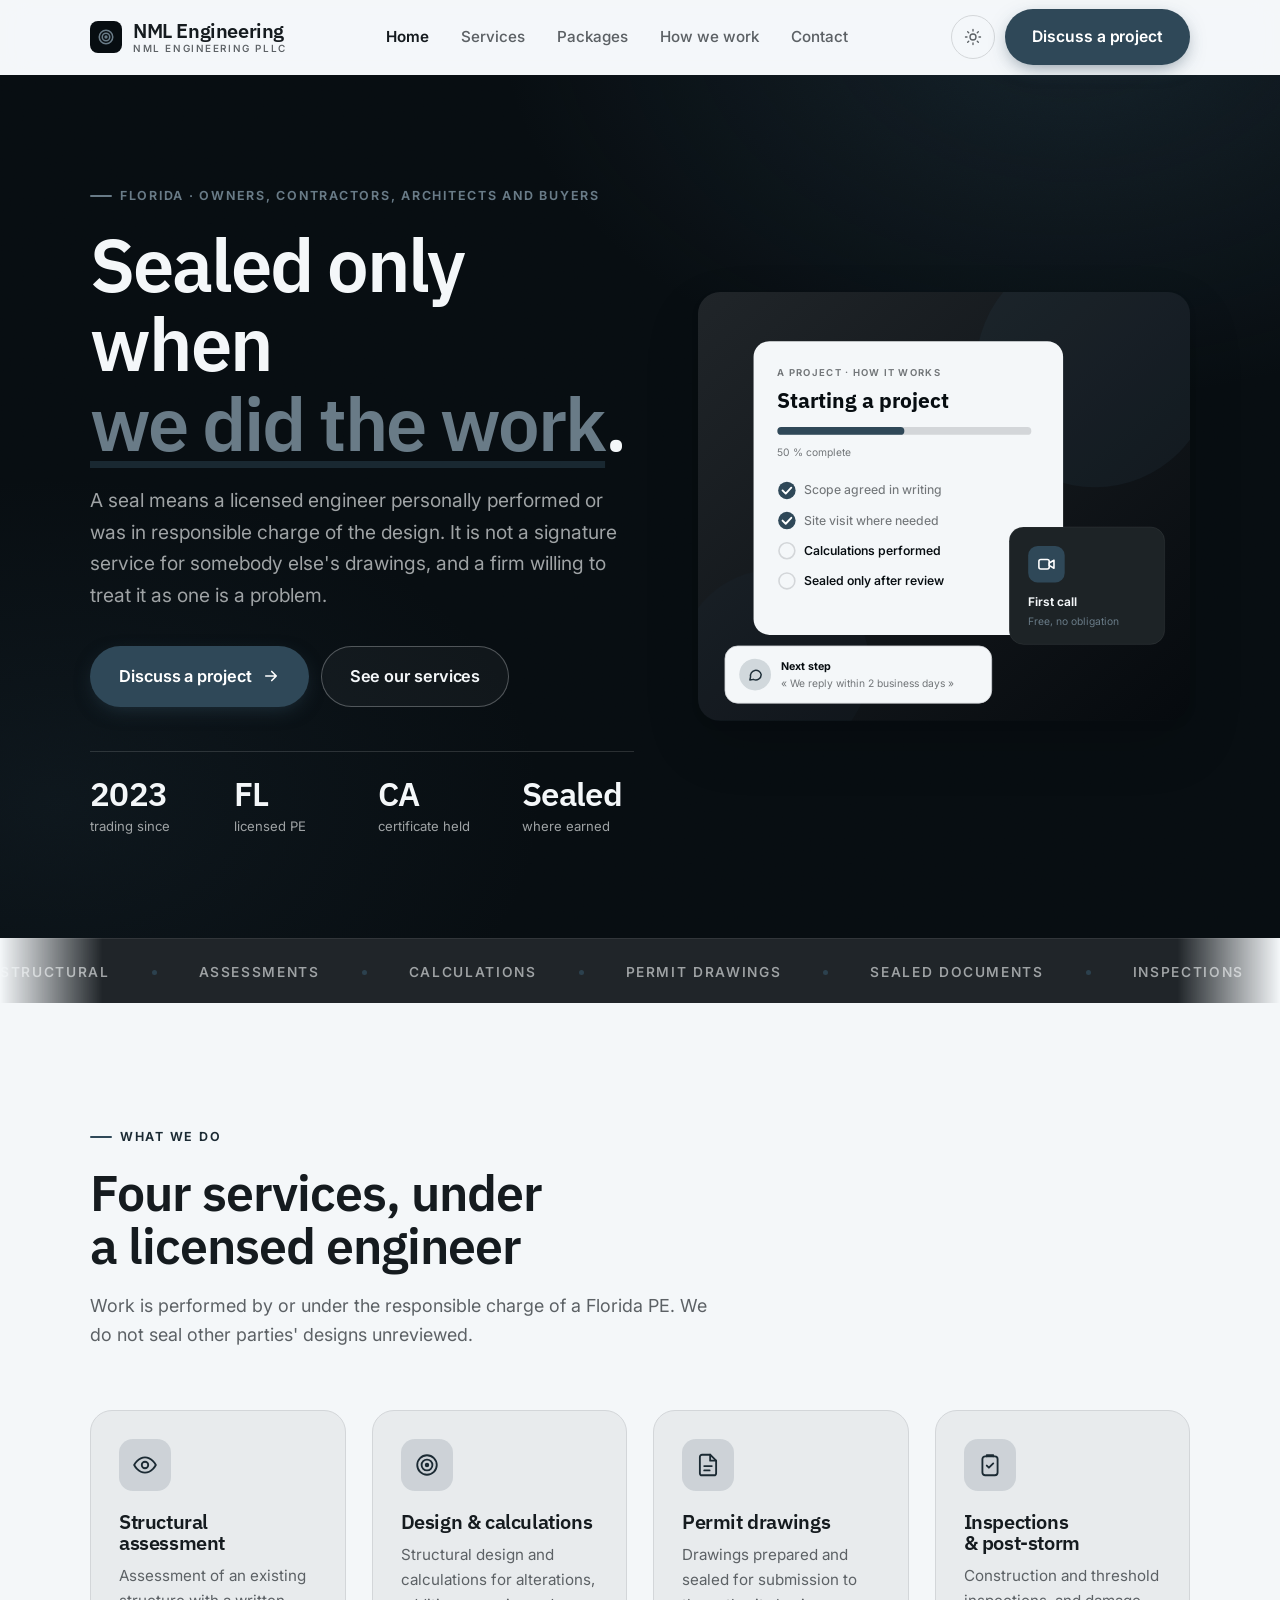
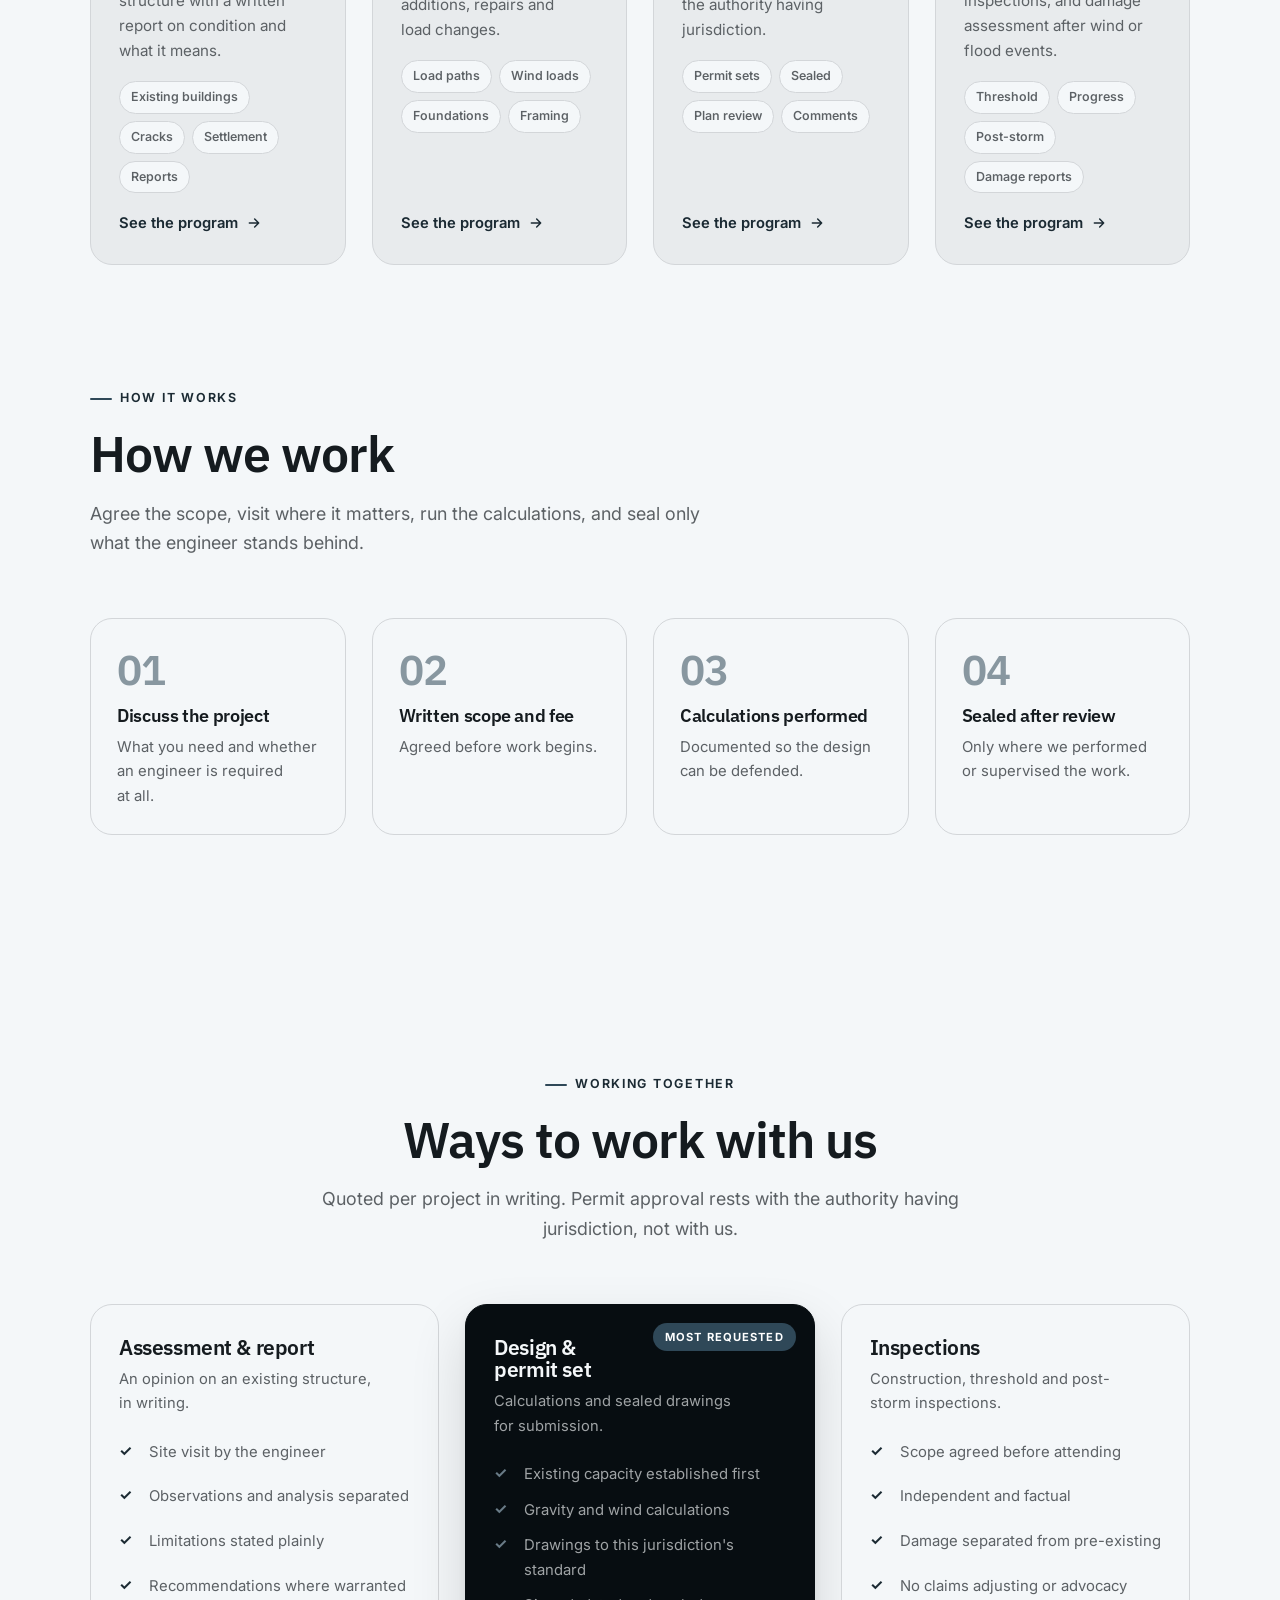
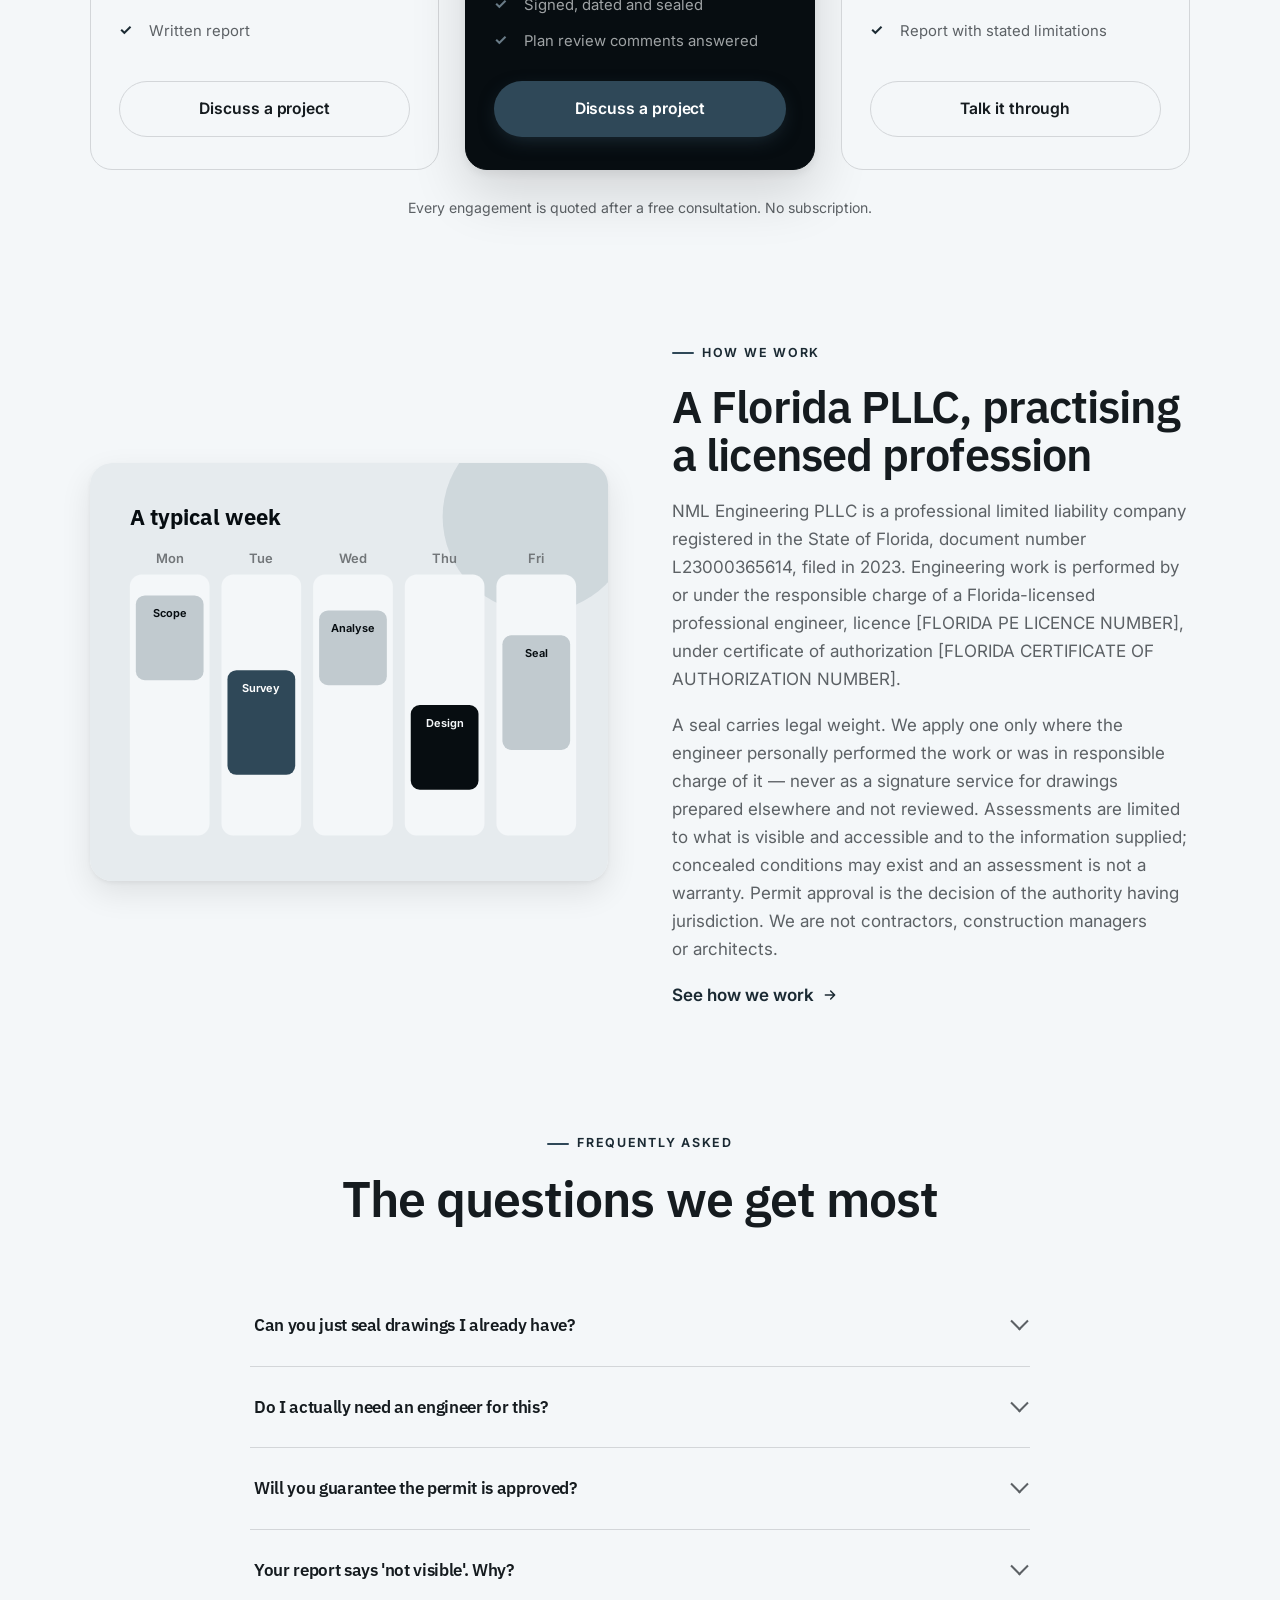
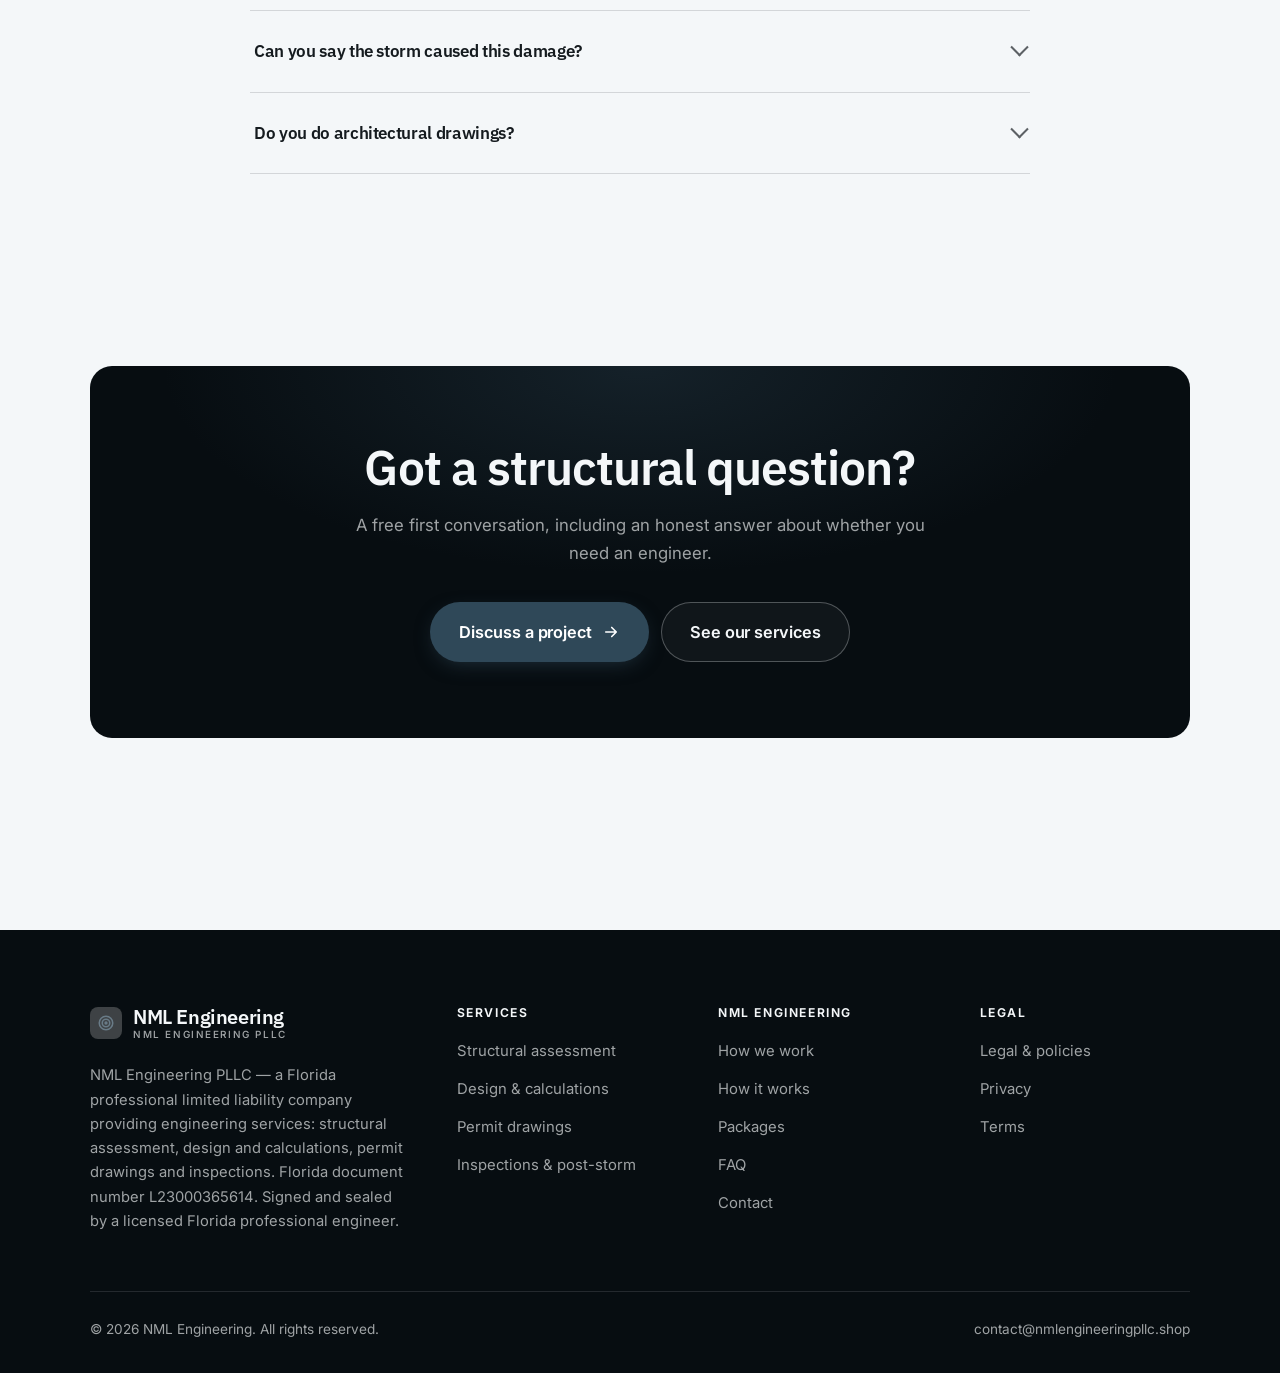
<file: index.html>
<!DOCTYPE html>
<html lang="en" class="no-js">
<head>
<meta charset="utf-8">
<meta name="viewport" content="width=device-width, initial-scale=1">
<title>NML Engineering PLLC — professional engineering in Florida</title>
<meta name="description" content="NML Engineering PLLC, a Florida professional engineering firm: structural assessments, design and calculations, signed and sealed permit drawings, and inspections.">
<link rel="canonical" href="https://nmlengineeringpllc.shop/">

<meta property="og:type" content="website">
<meta property="og:url" content="https://nmlengineeringpllc.shop/">
<meta property="og:site_name" content="NML Engineering">
<meta property="og:locale" content="en_US">
<meta property="og:title" content="NML Engineering PLLC — professional engineering in Florida">
<meta property="og:description" content="NML Engineering PLLC, a Florida professional engineering firm: structural assessments, design and calculations, signed and sealed permit drawings, and inspections.">
<meta name="theme-color" content="#070d11">

<link rel="icon" href="assets/img/favicon.svg" type="image/svg+xml">
<link rel="preconnect" href="https://fonts.googleapis.com">
<link rel="preconnect" href="https://fonts.gstatic.com" crossorigin>
<link rel="stylesheet" href="https://fonts.googleapis.com/css2?family=IBM+Plex+Sans:wght@400;500;600;700&family=Inter:wght@400..700&display=swap">
<link rel="stylesheet" href="assets/css/style.css">

<!-- Thème appliqué avant le premier rendu (évite le flash) -->
<script>
document.documentElement.classList.remove('no-js');
(function(){try{var t=localStorage.getItem('site-theme');if(t){document.documentElement.setAttribute('data-theme',t);}}catch(e){}})();
</script>
<script type="application/ld+json">
{
  "@context": "https://schema.org",
  "@type": "Organization",
  "name": "NML Engineering",
  "url": "https://nmlengineeringpllc.shop/",
  "email": "contact@nmlengineeringpllc.shop",
  "description": "NML Engineering PLLC, a Florida professional engineering firm: structural assessments, design and calculations, signed and sealed permit drawings, and inspections.",
  "areaServed": "US",
  "knowsLanguage": "en"
}
</script>
</head>

<body>
<a class="skip-link" href="#main">Skip to main content</a>

<header class="site-header">
  <nav class="wrap nav" aria-label="Main navigation">
    <a class="brand" href="index.html">
      <svg class="brand__mark" viewBox="0 0 64 64" aria-hidden="true">
        <rect class="bm-bg" width="64" height="64" rx="16"/>
        <g class="bm-ic" transform="translate(14 14) scale(1.5)" fill="none" stroke-width="2.1" stroke-linecap="round" stroke-linejoin="round"><circle cx="12" cy="12" r="9"/><circle cx="12" cy="12" r="5"/><circle cx="12" cy="12" r="1.2" fill="currentColor"/></g>
      </svg>
      <span>NML Engineering<span class="brand__sub">NML Engineering PLLC</span></span>
    </a>

    <ul class="nav__links" id="nav-links">
      <li><a href="index.html" aria-current="page">Home</a></li>
      <li><a href="programs.html">Services</a></li>
      <li><a href="index.html#pricing">Packages</a></li>
      <li><a href="about.html">How we work</a></li>
      <li><a href="contact.html">Contact</a></li>
      <li><a class="btn btn--primary" href="contact.html">Discuss a project</a></li>
    </ul>

    <div class="nav__cta">
      <button class="theme-toggle" type="button" aria-label="Switch to dark theme">
        <svg class="icon-sun" viewBox="0 0 24 24" fill="none" stroke="currentColor" stroke-width="1.8" stroke-linecap="round" aria-hidden="true"><circle cx="12" cy="12" r="4"/><path d="M12 2v2m0 16v2M2 12h2m16 0h2M4.9 4.9l1.4 1.4m11.4 11.4 1.4 1.4M19.1 4.9l-1.4 1.4M6.3 17.7l-1.4 1.4"/></svg>
        <svg class="icon-moon" viewBox="0 0 24 24" fill="none" stroke="currentColor" stroke-width="1.8" stroke-linecap="round" stroke-linejoin="round" aria-hidden="true"><path d="M21 12.8A9 9 0 1 1 11.2 3a7 7 0 0 0 9.8 9.8z"/></svg>
      </button>
      <a class="btn btn--primary" href="contact.html">Discuss a project</a>
      <button class="nav__toggle" type="button" aria-expanded="false" aria-controls="nav-links" aria-label="Open menu">
        <svg class="icon-open" viewBox="0 0 24 24" fill="none" stroke="currentColor" stroke-width="2" stroke-linecap="round" aria-hidden="true"><path d="M3 6h18M3 12h18M3 18h18"/></svg>
        <svg class="icon-close" viewBox="0 0 24 24" fill="none" stroke="currentColor" stroke-width="2" stroke-linecap="round" aria-hidden="true"><path d="M6 6l12 12M18 6L6 18"/></svg>
      </button>
    </div>
  </nav>
</header>

<main id="main">

<section class="hero">
  <div class="wrap hero__inner">
    <div>
      <span class="eyebrow hero__eyebrow">Florida · Owners, contractors, architects and buyers</span>
      <h1>Sealed only when<br> <em>we did the work</em>.</h1>
      <p class="hero__lede">A seal means a licensed engineer personally performed or was in responsible charge of the design. It is not a signature service for somebody else's drawings, and a firm willing to treat it as one is a problem.</p>

      <div class="hero__actions">
        <a class="btn btn--primary btn--lg" href="contact.html">Discuss a project <svg viewBox="0 0 24 24" fill="none" stroke="currentColor" stroke-width="2.2" stroke-linecap="round" stroke-linejoin="round" aria-hidden="true"><path d="M5 12h14M13 6l6 6-6 6"/></svg></a>
        <a class="btn btn--on-dark btn--lg" href="programs.html">See our services</a>
      </div>

      <ul class="hero__proof">
        <li><span class="stat__num">2023</span><span class="stat__label">trading since</span></li>
        <li><span class="stat__num">FL</span><span class="stat__label">licensed PE</span></li>
        <li><span class="stat__num">CA</span><span class="stat__label">certificate held</span></li>
        <li><span class="stat__num">Sealed</span><span class="stat__label">where earned</span></li>
      </ul>
    </div>

    <div class="hero__art">
      <svg viewBox="0 0 620 540" role="img" aria-label="How an engineering project with NML Engineering works, from scope to sealed drawings.">
        <defs>
          <linearGradient id="hbg" x1="0" y1="0" x2="1" y2="1">
            <stop offset="0" stop-color="#202529"/><stop offset="1" stop-color="#060a0e"/>
          </linearGradient>
        </defs>
        <rect width="620" height="540" rx="22" fill="url(#hbg)"/>
        <circle cx="500" cy="96" r="150" fill="#2f4858" opacity=".16"/>
        <circle cx="96" cy="470" r="120" fill="#2f4858" opacity=".08"/>

        <g style="font-family: var(--font-body)">
          <!-- Carte programme -->
          <rect x="70" y="62" width="390" height="370" rx="20" fill="#f4f7f9"/>
          <text x="100" y="106" font-size="12" font-weight="650" letter-spacing="1.6" fill="#727679">A PROJECT · HOW IT WORKS</text>
          <text x="100" y="146" font-size="27" font-weight="700" fill="#070d11" style="font-family: var(--font-display)">Starting a project</text>
          <rect x="100" y="170" width="320" height="10" rx="5" fill="#d3d6d9"/>
          <rect x="100" y="170" width="160" height="10" rx="5" fill="#2f4858"/>
          <text x="100" y="206" font-size="13" fill="#727679">50 % complete</text>
          <circle cx="112" cy="250" r="11" fill="#2f4858"/><path d="M106.5 250l4 4 7-7.5" fill="none" stroke="#ffffff" stroke-width="2.4" stroke-linecap="round" stroke-linejoin="round"/><text x="134" y="255" font-size="15.5" fill="#727679" font-weight="450">Scope agreed in writing</text>
          <circle cx="112" cy="288" r="11" fill="#2f4858"/><path d="M106.5 288l4 4 7-7.5" fill="none" stroke="#ffffff" stroke-width="2.4" stroke-linecap="round" stroke-linejoin="round"/><text x="134" y="293" font-size="15.5" fill="#727679" font-weight="450">Site visit where needed</text>
          <circle cx="112" cy="326" r="10" fill="none" stroke="#d3d6d9" stroke-width="2"/><text x="134" y="331" font-size="15.5" fill="#070d11" font-weight="560">Calculations performed</text>
          <circle cx="112" cy="364" r="10" fill="none" stroke="#d3d6d9" stroke-width="2"/><text x="134" y="369" font-size="15.5" fill="#070d11" font-weight="560">Sealed only after review</text>

          <!-- Carte séance -->
          <rect x="392" y="296" width="196" height="148" rx="18" fill="#1d2326" stroke="#ffffff" stroke-opacity=".08"/>
          <rect x="416" y="320" width="46" height="46" rx="12" fill="#2f4858"/>
          <g transform="translate(427 331)" fill="none" stroke="#ffffff" color="#ffffff" stroke-width="2" stroke-linecap="round" stroke-linejoin="round"><rect x="2.5" y="6" width="13" height="12" rx="2.5"/><path d="M15.5 10.5 21.5 7v10l-6-3.5z"/></g>
          <text x="416" y="396" font-size="15" font-weight="650" fill="#f4f7f9">First call</text>
          <text x="416" y="420" font-size="13" fill="#697b87">Free, no obligation</text>

          <!-- Retour du coach -->
          <rect x="34" y="446" width="336" height="72" rx="16" fill="#f4f7f9" stroke="#d3d6d9"/>
          <circle cx="72" cy="482" r="20" fill="#d1d8dc"/>
          <g transform="translate(62 472) scale(.84)" fill="none" stroke="#1f2f39" stroke-width="2.2" stroke-linecap="round" stroke-linejoin="round"><path d="M21 12a8 8 0 0 1-11.6 7.1L4 20l1-4.6A8 8 0 1 1 21 12z"/></g>
          <text x="104" y="476" font-size="13.5" font-weight="700" fill="#070d11">Next step</text>
          <text x="104" y="498" font-size="13" fill="#727679">« We reply within 2 business days »</text>
        </g>
      </svg>
    </div>
  </div>
</section>

<div class="marquee" aria-hidden="true">
  <div class="marquee__track"><span>Structural</span><span>Assessments</span><span>Calculations</span><span>Permit drawings</span><span>Sealed documents</span><span>Inspections</span><span>Post-storm</span><span>Additions</span><span>Repairs</span><span>Licensed PE</span><span>Structural</span><span>Assessments</span><span>Calculations</span><span>Permit drawings</span><span>Sealed documents</span><span>Inspections</span><span>Post-storm</span><span>Additions</span><span>Repairs</span><span>Licensed PE</span></div>
</div>

<section class="section wrap" id="programs">
  <div class="section-head reveal">
    <span class="eyebrow">What we do</span>
    <h2>Four services, under a licensed engineer</h2>
    <p>Work is performed by or under the responsible charge of a Florida PE. We do not seal other parties' designs unreviewed.</p>
  </div>
  <div class="grid grid--4 reveal-group">
    <a class="card" href="programs.html#assessment">
      <div class="card__icon"><svg viewBox="0 0 24 24" fill="none" stroke="currentColor" stroke-width="1.7" stroke-linecap="round" stroke-linejoin="round" aria-hidden="true"><path d="M2 12s3.6-7 10-7 10 7 10 7-3.6 7-10 7S2 12 2 12z"/><circle cx="12" cy="12" r="3"/></svg></div>
      <h3>Structural assessment</h3>
      <p>Assessment of an existing structure with a written report on condition and what it means.</p>
      <ul class="tags"><li>Existing buildings</li><li>Cracks</li><li>Settlement</li><li>Reports</li></ul>
      <span class="arrow-link">See the program <svg viewBox="0 0 24 24" fill="none" stroke="currentColor" stroke-width="2.2" stroke-linecap="round" stroke-linejoin="round" aria-hidden="true"><path d="M5 12h14M13 6l6 6-6 6"/></svg></span>
    </a>
    <a class="card" href="programs.html#design">
      <div class="card__icon"><svg viewBox="0 0 24 24" fill="none" stroke="currentColor" stroke-width="1.7" stroke-linecap="round" stroke-linejoin="round" aria-hidden="true"><circle cx="12" cy="12" r="9"/><circle cx="12" cy="12" r="5"/><circle cx="12" cy="12" r="1.2" fill="currentColor"/></svg></div>
      <h3>Design &amp; calculations</h3>
      <p>Structural design and calculations for alterations, additions, repairs and load changes.</p>
      <ul class="tags"><li>Load paths</li><li>Wind loads</li><li>Foundations</li><li>Framing</li></ul>
      <span class="arrow-link">See the program <svg viewBox="0 0 24 24" fill="none" stroke="currentColor" stroke-width="2.2" stroke-linecap="round" stroke-linejoin="round" aria-hidden="true"><path d="M5 12h14M13 6l6 6-6 6"/></svg></span>
    </a>
    <a class="card" href="programs.html#permit">
      <div class="card__icon"><svg viewBox="0 0 24 24" fill="none" stroke="currentColor" stroke-width="1.7" stroke-linecap="round" stroke-linejoin="round" aria-hidden="true"><path d="M14 2.5H6.5A2 2 0 0 0 4.5 4.5v15a2 2 0 0 0 2 2h11a2 2 0 0 0 2-2V8z"/><path d="M14 2.5V8h5.5M8.5 13h7M8.5 17h5"/></svg></div>
      <h3>Permit drawings</h3>
      <p>Drawings prepared and sealed for submission to the authority having jurisdiction.</p>
      <ul class="tags"><li>Permit sets</li><li>Sealed</li><li>Plan review</li><li>Comments</li></ul>
      <span class="arrow-link">See the program <svg viewBox="0 0 24 24" fill="none" stroke="currentColor" stroke-width="2.2" stroke-linecap="round" stroke-linejoin="round" aria-hidden="true"><path d="M5 12h14M13 6l6 6-6 6"/></svg></span>
    </a>
    <a class="card" href="programs.html#inspections">
      <div class="card__icon"><svg viewBox="0 0 24 24" fill="none" stroke="currentColor" stroke-width="1.7" stroke-linecap="round" stroke-linejoin="round" aria-hidden="true"><rect x="5" y="4" width="14" height="17.5" rx="2.5"/><path d="M9 4V3h6v1M9 12.5l2 2 4-4"/></svg></div>
      <h3>Inspections &amp; post-storm</h3>
      <p>Construction and threshold inspections, and damage assessment after wind or flood events.</p>
      <ul class="tags"><li>Threshold</li><li>Progress</li><li>Post-storm</li><li>Damage reports</li></ul>
      <span class="arrow-link">See the program <svg viewBox="0 0 24 24" fill="none" stroke="currentColor" stroke-width="2.2" stroke-linecap="round" stroke-linejoin="round" aria-hidden="true"><path d="M5 12h14M13 6l6 6-6 6"/></svg></span>
    </a>
  </div>
</section>

<section class="section section--flush wrap" id="how-it-works">
  <div class="section-head reveal">
    <span class="eyebrow">How it works</span>
    <h2>How we work</h2>
    <p>Agree the scope, visit where it matters, run the calculations, and seal only what the engineer stands behind.</p>
  </div>
  <div class="grid grid--4 steps reveal-group">
    <article class="step">
      <h3>Discuss the project</h3>
      <p>What you need and whether an engineer is required at all.</p>
    </article>
    <article class="step">
      <h3>Written scope and fee</h3>
      <p>Agreed before work begins.</p>
    </article>
    <article class="step">
      <h3>Calculations performed</h3>
      <p>Documented so the design can be defended.</p>
    </article>
    <article class="step">
      <h3>Sealed after review</h3>
      <p>Only where we performed or supervised the work.</p>
    </article>
  </div>
</section>

<section class="section wrap" id="pricing">
  <div class="section-head section-head--center reveal">
    <span class="eyebrow">Working together</span>
    <h2>Ways to work with us</h2>
    <p>Quoted per project in writing. Permit approval rests with the authority having jurisdiction, not with us.</p>
  </div>
  <div class="grid grid--3 plans reveal-group">
    <article class="plan">
      
      <h3>Assessment &amp; report</h3>
      <p class="plan__desc">An opinion on an existing structure, in writing.</p>
      
      <ul class="plan__features">
        <li>Site visit by the engineer</li>
        <li>Observations and analysis separated</li>
        <li>Limitations stated plainly</li>
        <li>Recommendations where warranted</li>
        <li>Written report</li>
      </ul>
      <a class="btn btn--ghost btn--block" href="contact.html">Discuss a project</a>
    </article>
    <article class="plan plan--featured">
      <span class="plan__tag">Most requested</span>
      <h3>Design &amp; permit set</h3>
      <p class="plan__desc">Calculations and sealed drawings for submission.</p>
      
      <ul class="plan__features">
        <li>Existing capacity established first</li>
        <li>Gravity and wind calculations</li>
        <li>Drawings to this jurisdiction's standard</li>
        <li>Signed, dated and sealed</li>
        <li>Plan review comments answered</li>
      </ul>
      <a class="btn btn--primary btn--block" href="contact.html">Discuss a project</a>
    </article>
    <article class="plan">
      
      <h3>Inspections</h3>
      <p class="plan__desc">Construction, threshold and post-storm inspections.</p>
      
      <ul class="plan__features">
        <li>Scope agreed before attending</li>
        <li>Independent and factual</li>
        <li>Damage separated from pre-existing</li>
        <li>No claims adjusting or advocacy</li>
        <li>Report with stated limitations</li>
      </ul>
      <a class="btn btn--ghost btn--block" href="contact.html">Talk it through</a>
    </article>
  </div>
  <p class="plans-note">Every engagement is quoted after a free consultation. No subscription.</p>
</section>

<section class="section section--flush wrap">
  <div class="split reveal">
    <div class="split__art">
      <svg viewBox="0 0 520 420" role="img" aria-label="Example of a typical week: Scope, Survey, Analyse, Design, Seal.">
        <rect width="520" height="420" rx="20" fill="#e6ebee"/>
        <circle cx="450" cy="54" r="96" fill="#2f4858" opacity=".12"/>
        <g style="font-family: var(--font-body)">
        <text x="40" y="62" font-size="22" font-weight="700" fill="#070d11" style="font-family: var(--font-display)">A typical week</text>
        <text x="80" y="100" text-anchor="middle" font-size="13" font-weight="600" fill="#727679">Mon</text>
        <rect x="40" y="112" width="80" height="262" rx="12" fill="#f4f7f9"/>
        <rect x="46" y="133" width="68" height="85" rx="9" fill="#c1cacf"/>
        <text x="80" y="155" text-anchor="middle" font-size="11" font-weight="650" fill="#070d11">Scope</text>
        <text x="172" y="100" text-anchor="middle" font-size="13" font-weight="600" fill="#727679">Tue</text>
        <rect x="132" y="112" width="80" height="262" rx="12" fill="#f4f7f9"/>
        <rect x="138" y="208" width="68" height="105" rx="9" fill="#2f4858"/>
        <text x="172" y="230" text-anchor="middle" font-size="11" font-weight="650" fill="#ffffff">Survey</text>
        <text x="264" y="100" text-anchor="middle" font-size="13" font-weight="600" fill="#727679">Wed</text>
        <rect x="224" y="112" width="80" height="262" rx="12" fill="#f4f7f9"/>
        <rect x="230" y="148" width="68" height="75" rx="9" fill="#c1cacf"/>
        <text x="264" y="170" text-anchor="middle" font-size="11" font-weight="650" fill="#070d11">Analyse</text>
        <text x="356" y="100" text-anchor="middle" font-size="13" font-weight="600" fill="#727679">Thu</text>
        <rect x="316" y="112" width="80" height="262" rx="12" fill="#f4f7f9"/>
        <rect x="322" y="243" width="68" height="85" rx="9" fill="#070d11"/>
        <text x="356" y="265" text-anchor="middle" font-size="11" font-weight="650" fill="#f4f7f9">Design</text>
        <text x="448" y="100" text-anchor="middle" font-size="13" font-weight="600" fill="#727679">Fri</text>
        <rect x="408" y="112" width="80" height="262" rx="12" fill="#f4f7f9"/>
        <rect x="414" y="173" width="68" height="115" rx="9" fill="#c1cacf"/>
        <text x="448" y="195" text-anchor="middle" font-size="11" font-weight="650" fill="#070d11">Seal</text>
        </g>
      </svg>
    </div>
    <div>
      <span class="eyebrow">How we work</span>
      <h2>A Florida PLLC, practising a licensed profession</h2>
      <p>NML Engineering PLLC is a professional limited liability company registered in the State of Florida, document number L23000365614, filed in 2023. Engineering work is performed by or under the responsible charge of a Florida-licensed professional engineer, licence [FLORIDA PE LICENCE NUMBER], under certificate of authorization [FLORIDA CERTIFICATE OF AUTHORIZATION NUMBER].</p>
      <p>A seal carries legal weight. We apply one only where the engineer personally performed the work or was in responsible charge of it — never as a signature service for drawings prepared elsewhere and not reviewed. Assessments are limited to what is visible and accessible and to the information supplied; concealed conditions may exist and an assessment is not a warranty. Permit approval is the decision of the authority having jurisdiction. We are not contractors, construction managers or architects.</p>
      <p><a class="arrow-link" href="about.html">See how we work <svg viewBox="0 0 24 24" fill="none" stroke="currentColor" stroke-width="2.2" stroke-linecap="round" stroke-linejoin="round" aria-hidden="true"><path d="M5 12h14M13 6l6 6-6 6"/></svg></a></p>
    </div>
  </div>
</section>

<section class="section section--flush wrap" id="faq">
  <div class="section-head section-head--center reveal">
    <span class="eyebrow">Frequently asked</span>
    <h2>The questions we get most</h2>
  </div>
  <div class="faq reveal">
    <details>
      <summary>Can you just seal drawings I already have?</summary>
      <p>Not without performing or being in responsible charge of the work. A seal is a professional and legal undertaking, not a stamp for hire, and firms that treat it otherwise put everyone at risk.</p>
    </details>
    <details>
      <summary>Do I actually need an engineer for this?</summary>
      <p>Sometimes not, and we will tell you. Many alterations need only a permit and a contractor. We would rather say so on a free call than sell a report you did not need.</p>
    </details>
    <details>
      <summary>Will you guarantee the permit is approved?</summary>
      <p>No. Plan review is the authority's decision. We prepare to their requirements and answer their comments through to approval, which is the part we control.</p>
    </details>
    <details>
      <summary>Your report says 'not visible'. Why?</summary>
      <p>Because an assessment covers what can actually be seen and accessed. Stating what could not be examined is as important as stating what was — anything else implies a thoroughness that did not happen.</p>
    </details>
    <details>
      <summary>Can you say the storm caused this damage?</summary>
      <p>We can report factually on what we observe and distinguish it from pre-existing conditions. We do not adjust claims or advocate for owners or insurers, and we will not characterise old damage as new.</p>
    </details>
    <details>
      <summary>Do you do architectural drawings?</summary>
      <p>No. Architecture is a separate licensed profession. We handle the structural engineering and work alongside your architect.</p>
    </details>
  </div>
</section>

<section class="wrap section--tight">
  <div class="cta-band reveal">
    <h2>Got a structural question?</h2>
    <p>A free first conversation, including an honest answer about whether you need an engineer.</p>
    <div class="hero__actions">
      <a class="btn btn--primary btn--lg" href="contact.html">Discuss a project <svg viewBox="0 0 24 24" fill="none" stroke="currentColor" stroke-width="2.2" stroke-linecap="round" stroke-linejoin="round" aria-hidden="true"><path d="M5 12h14M13 6l6 6-6 6"/></svg></a>
      <a class="btn btn--on-dark btn--lg" href="programs.html">See our services</a>
    </div>
  </div>
</section>

</main>

<footer class="site-footer">
  <div class="wrap">
    <div class="footer__grid">
      <div class="footer__brand">
        <a class="brand" href="index.html">
          <svg class="brand__mark" viewBox="0 0 64 64" aria-hidden="true">
        <rect class="bm-bg" width="64" height="64" rx="16"/>
        <g class="bm-ic" transform="translate(14 14) scale(1.5)" fill="none" stroke-width="2.1" stroke-linecap="round" stroke-linejoin="round"><circle cx="12" cy="12" r="9"/><circle cx="12" cy="12" r="5"/><circle cx="12" cy="12" r="1.2" fill="currentColor"/></g>
      </svg>
          <span>NML Engineering<span class="brand__sub">NML Engineering PLLC</span></span>
        </a>
        <p>NML Engineering PLLC — a Florida professional limited liability company providing engineering services: structural assessment, design and calculations, permit drawings and inspections. Florida document number L23000365614. Signed and sealed by a licensed Florida professional engineer.</p>
      </div>

      <div class="footer__col">
        <h4>Services</h4>
        <ul>
          <li><a href="programs.html#assessment">Structural assessment</a></li>
          <li><a href="programs.html#design">Design &amp; calculations</a></li>
          <li><a href="programs.html#permit">Permit drawings</a></li>
          <li><a href="programs.html#inspections">Inspections &amp; post-storm</a></li>
        </ul>
      </div>

      <div class="footer__col">
        <h4>NML Engineering</h4>
        <ul>
          <li><a href="about.html">How we work</a></li>
          <li><a href="index.html#how-it-works">How it works</a></li>
          <li><a href="index.html#pricing">Packages</a></li>
          <li><a href="index.html#faq">FAQ</a></li>
          <li><a href="contact.html">Contact</a></li>
        </ul>
      </div>

      <div class="footer__col">
        <h4>Legal</h4>
        <ul>
          <li><a href="legal.html">Legal &amp; policies</a></li>
          <li><a href="legal.html#privacy">Privacy</a></li>
          <li><a href="legal.html#terms">Terms</a></li>
        </ul>
      </div>
    </div>

    <div class="footer__bottom">
      <p>© <span data-year>2026</span> NML Engineering. All rights reserved.</p>
      <p><a href="mailto:contact@nmlengineeringpllc.shop">contact@nmlengineeringpllc.shop</a></p>
    </div>
  </div>
</footer>

<script src="assets/js/main.js" defer></script>
</body>
</html>
</file>
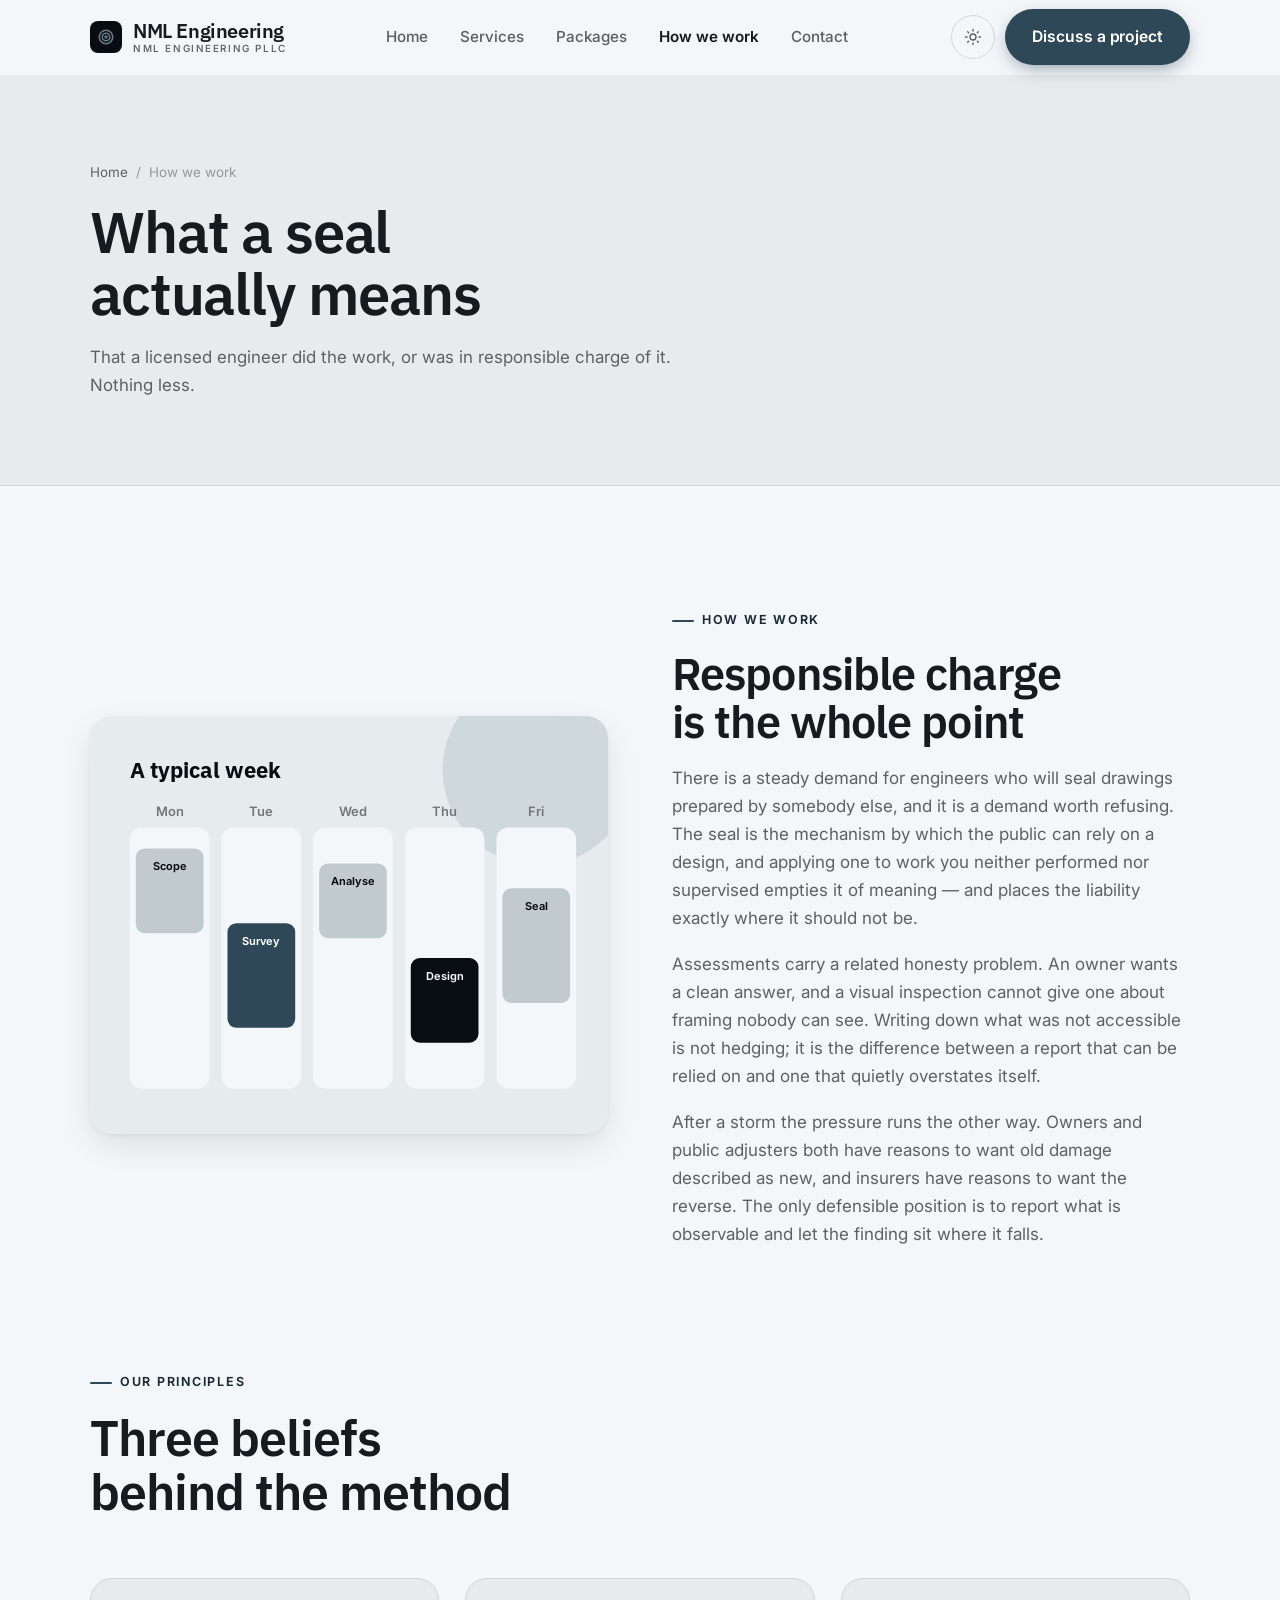
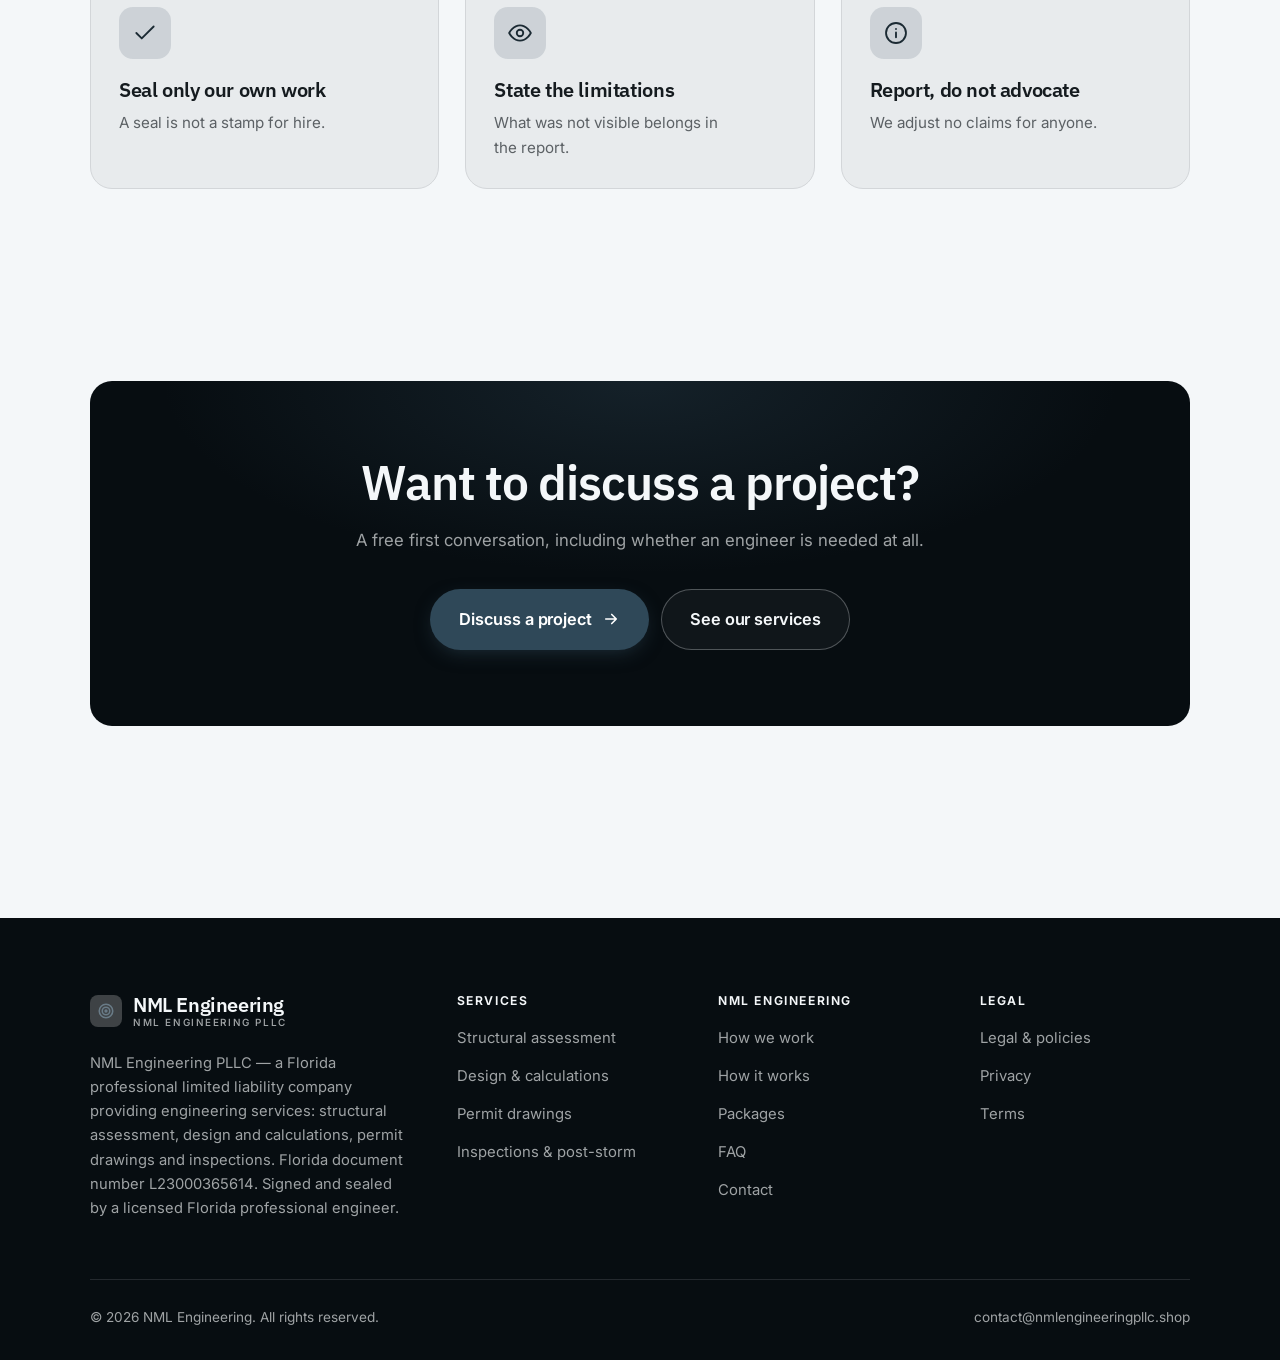
<file: about.html>
<!DOCTYPE html>
<html lang="en" class="no-js">
<head>
<meta charset="utf-8">
<meta name="viewport" content="width=device-width, initial-scale=1">
<title>How we work — NML Engineering</title>
<meta name="description" content="About NML Engineering PLLC, a Florida professional engineering firm, document number L23000365614.">
<link rel="canonical" href="https://nmlengineeringpllc.shop/about.html">

<meta property="og:type" content="website">
<meta property="og:url" content="https://nmlengineeringpllc.shop/about.html">
<meta property="og:site_name" content="NML Engineering">
<meta property="og:locale" content="en_US">
<meta property="og:title" content="How we work — NML Engineering">
<meta property="og:description" content="About NML Engineering PLLC, a Florida professional engineering firm, document number L23000365614.">
<meta name="theme-color" content="#070d11">

<link rel="icon" href="assets/img/favicon.svg" type="image/svg+xml">
<link rel="preconnect" href="https://fonts.googleapis.com">
<link rel="preconnect" href="https://fonts.gstatic.com" crossorigin>
<link rel="stylesheet" href="https://fonts.googleapis.com/css2?family=IBM+Plex+Sans:wght@400;500;600;700&family=Inter:wght@400..700&display=swap">
<link rel="stylesheet" href="assets/css/style.css">

<!-- Thème appliqué avant le premier rendu (évite le flash) -->
<script>
document.documentElement.classList.remove('no-js');
(function(){try{var t=localStorage.getItem('site-theme');if(t){document.documentElement.setAttribute('data-theme',t);}}catch(e){}})();
</script>
</head>

<body>
<a class="skip-link" href="#main">Skip to main content</a>

<header class="site-header">
  <nav class="wrap nav" aria-label="Main navigation">
    <a class="brand" href="index.html">
      <svg class="brand__mark" viewBox="0 0 64 64" aria-hidden="true">
        <rect class="bm-bg" width="64" height="64" rx="16"/>
        <g class="bm-ic" transform="translate(14 14) scale(1.5)" fill="none" stroke-width="2.1" stroke-linecap="round" stroke-linejoin="round"><circle cx="12" cy="12" r="9"/><circle cx="12" cy="12" r="5"/><circle cx="12" cy="12" r="1.2" fill="currentColor"/></g>
      </svg>
      <span>NML Engineering<span class="brand__sub">NML Engineering PLLC</span></span>
    </a>

    <ul class="nav__links" id="nav-links">
      <li><a href="index.html">Home</a></li>
      <li><a href="programs.html">Services</a></li>
      <li><a href="index.html#pricing">Packages</a></li>
      <li><a href="about.html" aria-current="page">How we work</a></li>
      <li><a href="contact.html">Contact</a></li>
      <li><a class="btn btn--primary" href="contact.html">Discuss a project</a></li>
    </ul>

    <div class="nav__cta">
      <button class="theme-toggle" type="button" aria-label="Switch to dark theme">
        <svg class="icon-sun" viewBox="0 0 24 24" fill="none" stroke="currentColor" stroke-width="1.8" stroke-linecap="round" aria-hidden="true"><circle cx="12" cy="12" r="4"/><path d="M12 2v2m0 16v2M2 12h2m16 0h2M4.9 4.9l1.4 1.4m11.4 11.4 1.4 1.4M19.1 4.9l-1.4 1.4M6.3 17.7l-1.4 1.4"/></svg>
        <svg class="icon-moon" viewBox="0 0 24 24" fill="none" stroke="currentColor" stroke-width="1.8" stroke-linecap="round" stroke-linejoin="round" aria-hidden="true"><path d="M21 12.8A9 9 0 1 1 11.2 3a7 7 0 0 0 9.8 9.8z"/></svg>
      </button>
      <a class="btn btn--primary" href="contact.html">Discuss a project</a>
      <button class="nav__toggle" type="button" aria-expanded="false" aria-controls="nav-links" aria-label="Open menu">
        <svg class="icon-open" viewBox="0 0 24 24" fill="none" stroke="currentColor" stroke-width="2" stroke-linecap="round" aria-hidden="true"><path d="M3 6h18M3 12h18M3 18h18"/></svg>
        <svg class="icon-close" viewBox="0 0 24 24" fill="none" stroke="currentColor" stroke-width="2" stroke-linecap="round" aria-hidden="true"><path d="M6 6l12 12M18 6L6 18"/></svg>
      </button>
    </div>
  </nav>
</header>

<main id="main">

<section class="page-head">
  <div class="wrap">
    <nav class="breadcrumb" aria-label="Breadcrumb">
      <a href="index.html">Home</a><span>/</span><span aria-current="page">How we work</span>
    </nav>
    <h1>What a seal actually means</h1>
    <p>That a licensed engineer did the work, or was in responsible charge of it. Nothing less.</p>
  </div>
</section>

<section class="section wrap">
  <div class="split reveal">
    <div class="split__art">
      <svg viewBox="0 0 520 420" role="img" aria-label="Example of a typical week: Scope, Survey, Analyse, Design, Seal.">
        <rect width="520" height="420" rx="20" fill="#e6ebee"/>
        <circle cx="450" cy="54" r="96" fill="#2f4858" opacity=".12"/>
        <g style="font-family: var(--font-body)">
        <text x="40" y="62" font-size="22" font-weight="700" fill="#070d11" style="font-family: var(--font-display)">A typical week</text>
        <text x="80" y="100" text-anchor="middle" font-size="13" font-weight="600" fill="#727679">Mon</text>
        <rect x="40" y="112" width="80" height="262" rx="12" fill="#f4f7f9"/>
        <rect x="46" y="133" width="68" height="85" rx="9" fill="#c1cacf"/>
        <text x="80" y="155" text-anchor="middle" font-size="11" font-weight="650" fill="#070d11">Scope</text>
        <text x="172" y="100" text-anchor="middle" font-size="13" font-weight="600" fill="#727679">Tue</text>
        <rect x="132" y="112" width="80" height="262" rx="12" fill="#f4f7f9"/>
        <rect x="138" y="208" width="68" height="105" rx="9" fill="#2f4858"/>
        <text x="172" y="230" text-anchor="middle" font-size="11" font-weight="650" fill="#ffffff">Survey</text>
        <text x="264" y="100" text-anchor="middle" font-size="13" font-weight="600" fill="#727679">Wed</text>
        <rect x="224" y="112" width="80" height="262" rx="12" fill="#f4f7f9"/>
        <rect x="230" y="148" width="68" height="75" rx="9" fill="#c1cacf"/>
        <text x="264" y="170" text-anchor="middle" font-size="11" font-weight="650" fill="#070d11">Analyse</text>
        <text x="356" y="100" text-anchor="middle" font-size="13" font-weight="600" fill="#727679">Thu</text>
        <rect x="316" y="112" width="80" height="262" rx="12" fill="#f4f7f9"/>
        <rect x="322" y="243" width="68" height="85" rx="9" fill="#070d11"/>
        <text x="356" y="265" text-anchor="middle" font-size="11" font-weight="650" fill="#f4f7f9">Design</text>
        <text x="448" y="100" text-anchor="middle" font-size="13" font-weight="600" fill="#727679">Fri</text>
        <rect x="408" y="112" width="80" height="262" rx="12" fill="#f4f7f9"/>
        <rect x="414" y="173" width="68" height="115" rx="9" fill="#c1cacf"/>
        <text x="448" y="195" text-anchor="middle" font-size="11" font-weight="650" fill="#070d11">Seal</text>
        </g>
      </svg>
    </div>
    <div>
      <span class="eyebrow">How we work</span>
      <h2>Responsible charge is the whole point</h2>
      <p>There is a steady demand for engineers who will seal drawings prepared by somebody else, and it is a demand worth refusing. The seal is the mechanism by which the public can rely on a design, and applying one to work you neither performed nor supervised empties it of meaning — and places the liability exactly where it should not be.</p>
      <p>Assessments carry a related honesty problem. An owner wants a clean answer, and a visual inspection cannot give one about framing nobody can see. Writing down what was not accessible is not hedging; it is the difference between a report that can be relied on and one that quietly overstates itself.</p>
      <p>After a storm the pressure runs the other way. Owners and public adjusters both have reasons to want old damage described as new, and insurers have reasons to want the reverse. The only defensible position is to report what is observable and let the finding sit where it falls.</p>
      <!--
        TO DO: add a short introduction of the coach (name, real background),
        with a photo if possible. Do not invent credentials — see README.md.
      -->
    </div>
  </div>
</section>

<section class="section section--flush wrap">
  <div class="section-head reveal">
    <span class="eyebrow">Our principles</span>
    <h2>Three beliefs behind the method</h2>
  </div>
  <div class="grid grid--3 reveal-group">
    <article class="card">
      <div class="card__icon"><svg viewBox="0 0 24 24" fill="none" stroke="currentColor" stroke-width="1.7" stroke-linecap="round" stroke-linejoin="round" aria-hidden="true"><path d="M20 6 9 17l-5-5"/></svg></div>
      <h3>Seal only our own work</h3>
      <p>A seal is not a stamp for hire.</p>
    </article>
    <article class="card">
      <div class="card__icon"><svg viewBox="0 0 24 24" fill="none" stroke="currentColor" stroke-width="1.7" stroke-linecap="round" stroke-linejoin="round" aria-hidden="true"><path d="M2 12s3.6-7 10-7 10 7 10 7-3.6 7-10 7S2 12 2 12z"/><circle cx="12" cy="12" r="3"/></svg></div>
      <h3>State the limitations</h3>
      <p>What was not visible belongs in the report.</p>
    </article>
    <article class="card">
      <div class="card__icon"><svg viewBox="0 0 24 24" fill="none" stroke="currentColor" stroke-width="1.7" stroke-linecap="round" stroke-linejoin="round" aria-hidden="true"><circle cx="12" cy="12" r="9.2"/><path d="M12 16v-4.5M12 8.2v.1"/></svg></div>
      <h3>Report, do not advocate</h3>
      <p>We adjust no claims for anyone.</p>
    </article>
  </div>
</section>

<section class="wrap section--tight">
  <div class="cta-band reveal">
    <h2>Want to discuss a project?</h2>
    <p>A free first conversation, including whether an engineer is needed at all.</p>
    <div class="hero__actions">
      <a class="btn btn--primary btn--lg" href="contact.html">Discuss a project <svg viewBox="0 0 24 24" fill="none" stroke="currentColor" stroke-width="2.2" stroke-linecap="round" stroke-linejoin="round" aria-hidden="true"><path d="M5 12h14M13 6l6 6-6 6"/></svg></a>
      <a class="btn btn--on-dark btn--lg" href="programs.html">See our services</a>
    </div>
  </div>
</section>

</main>

<footer class="site-footer">
  <div class="wrap">
    <div class="footer__grid">
      <div class="footer__brand">
        <a class="brand" href="index.html">
          <svg class="brand__mark" viewBox="0 0 64 64" aria-hidden="true">
        <rect class="bm-bg" width="64" height="64" rx="16"/>
        <g class="bm-ic" transform="translate(14 14) scale(1.5)" fill="none" stroke-width="2.1" stroke-linecap="round" stroke-linejoin="round"><circle cx="12" cy="12" r="9"/><circle cx="12" cy="12" r="5"/><circle cx="12" cy="12" r="1.2" fill="currentColor"/></g>
      </svg>
          <span>NML Engineering<span class="brand__sub">NML Engineering PLLC</span></span>
        </a>
        <p>NML Engineering PLLC — a Florida professional limited liability company providing engineering services: structural assessment, design and calculations, permit drawings and inspections. Florida document number L23000365614. Signed and sealed by a licensed Florida professional engineer.</p>
      </div>

      <div class="footer__col">
        <h4>Services</h4>
        <ul>
          <li><a href="programs.html#assessment">Structural assessment</a></li>
          <li><a href="programs.html#design">Design &amp; calculations</a></li>
          <li><a href="programs.html#permit">Permit drawings</a></li>
          <li><a href="programs.html#inspections">Inspections &amp; post-storm</a></li>
        </ul>
      </div>

      <div class="footer__col">
        <h4>NML Engineering</h4>
        <ul>
          <li><a href="about.html">How we work</a></li>
          <li><a href="index.html#how-it-works">How it works</a></li>
          <li><a href="index.html#pricing">Packages</a></li>
          <li><a href="index.html#faq">FAQ</a></li>
          <li><a href="contact.html">Contact</a></li>
        </ul>
      </div>

      <div class="footer__col">
        <h4>Legal</h4>
        <ul>
          <li><a href="legal.html">Legal &amp; policies</a></li>
          <li><a href="legal.html#privacy">Privacy</a></li>
          <li><a href="legal.html#terms">Terms</a></li>
        </ul>
      </div>
    </div>

    <div class="footer__bottom">
      <p>© <span data-year>2026</span> NML Engineering. All rights reserved.</p>
      <p><a href="mailto:contact@nmlengineeringpllc.shop">contact@nmlengineeringpllc.shop</a></p>
    </div>
  </div>
</footer>

<script src="assets/js/main.js" defer></script>
</body>
</html>
</file>
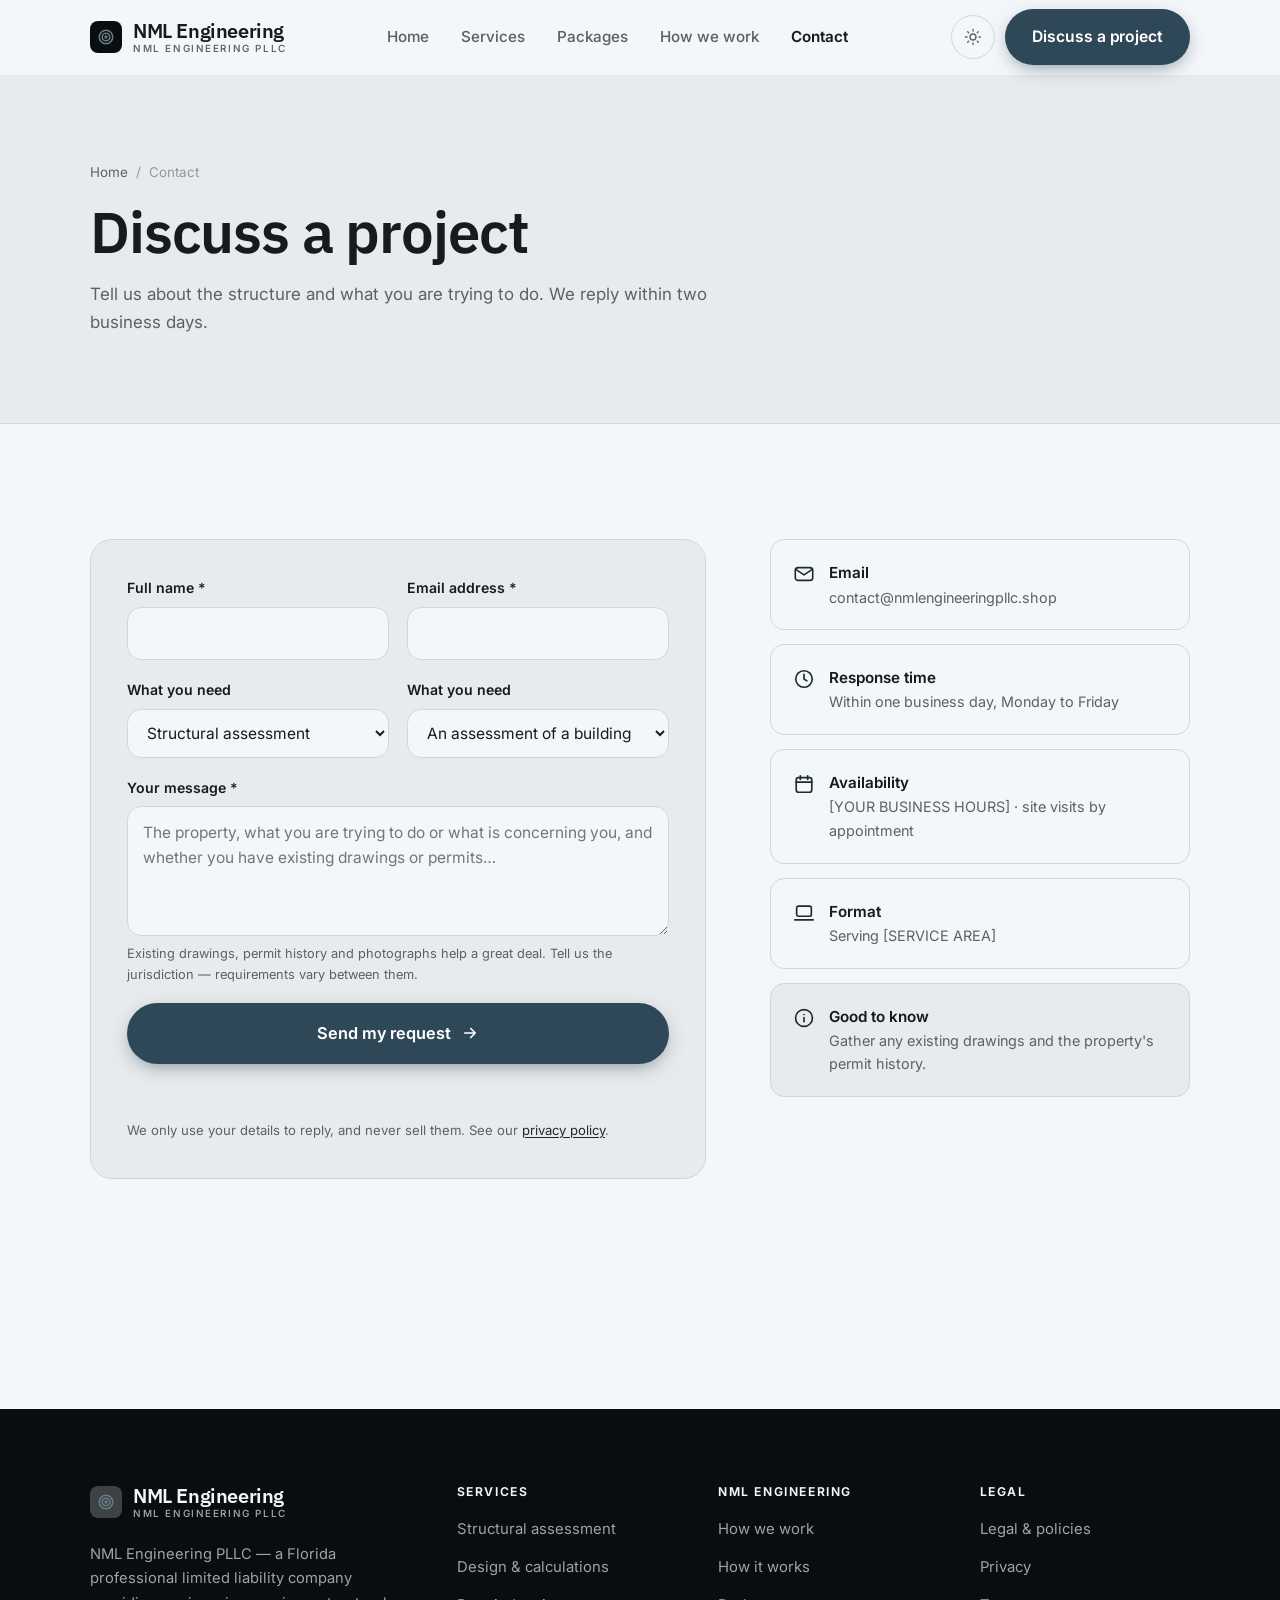
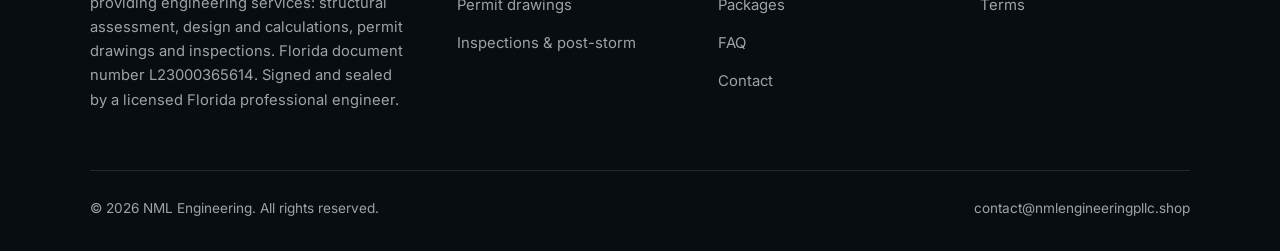
<file: contact.html>
<!DOCTYPE html>
<html lang="en" class="no-js">
<head>
<meta charset="utf-8">
<meta name="viewport" content="width=device-width, initial-scale=1">
<title>Contact — NML Engineering</title>
<meta name="description" content="Contact NML Engineering PLLC about a project. We reply within two business days.">
<link rel="canonical" href="https://nmlengineeringpllc.shop/contact.html">

<meta property="og:type" content="website">
<meta property="og:url" content="https://nmlengineeringpllc.shop/contact.html">
<meta property="og:site_name" content="NML Engineering">
<meta property="og:locale" content="en_US">
<meta property="og:title" content="Contact — NML Engineering">
<meta property="og:description" content="Contact NML Engineering PLLC about a project. We reply within two business days.">
<meta name="theme-color" content="#070d11">

<link rel="icon" href="assets/img/favicon.svg" type="image/svg+xml">
<link rel="preconnect" href="https://fonts.googleapis.com">
<link rel="preconnect" href="https://fonts.gstatic.com" crossorigin>
<link rel="stylesheet" href="https://fonts.googleapis.com/css2?family=IBM+Plex+Sans:wght@400;500;600;700&family=Inter:wght@400..700&display=swap">
<link rel="stylesheet" href="assets/css/style.css">

<!-- Thème appliqué avant le premier rendu (évite le flash) -->
<script>
document.documentElement.classList.remove('no-js');
(function(){try{var t=localStorage.getItem('site-theme');if(t){document.documentElement.setAttribute('data-theme',t);}}catch(e){}})();
</script>
</head>

<body>
<a class="skip-link" href="#main">Skip to main content</a>

<header class="site-header">
  <nav class="wrap nav" aria-label="Main navigation">
    <a class="brand" href="index.html">
      <svg class="brand__mark" viewBox="0 0 64 64" aria-hidden="true">
        <rect class="bm-bg" width="64" height="64" rx="16"/>
        <g class="bm-ic" transform="translate(14 14) scale(1.5)" fill="none" stroke-width="2.1" stroke-linecap="round" stroke-linejoin="round"><circle cx="12" cy="12" r="9"/><circle cx="12" cy="12" r="5"/><circle cx="12" cy="12" r="1.2" fill="currentColor"/></g>
      </svg>
      <span>NML Engineering<span class="brand__sub">NML Engineering PLLC</span></span>
    </a>

    <ul class="nav__links" id="nav-links">
      <li><a href="index.html">Home</a></li>
      <li><a href="programs.html">Services</a></li>
      <li><a href="index.html#pricing">Packages</a></li>
      <li><a href="about.html">How we work</a></li>
      <li><a href="contact.html" aria-current="page">Contact</a></li>
      <li><a class="btn btn--primary" href="contact.html">Discuss a project</a></li>
    </ul>

    <div class="nav__cta">
      <button class="theme-toggle" type="button" aria-label="Switch to dark theme">
        <svg class="icon-sun" viewBox="0 0 24 24" fill="none" stroke="currentColor" stroke-width="1.8" stroke-linecap="round" aria-hidden="true"><circle cx="12" cy="12" r="4"/><path d="M12 2v2m0 16v2M2 12h2m16 0h2M4.9 4.9l1.4 1.4m11.4 11.4 1.4 1.4M19.1 4.9l-1.4 1.4M6.3 17.7l-1.4 1.4"/></svg>
        <svg class="icon-moon" viewBox="0 0 24 24" fill="none" stroke="currentColor" stroke-width="1.8" stroke-linecap="round" stroke-linejoin="round" aria-hidden="true"><path d="M21 12.8A9 9 0 1 1 11.2 3a7 7 0 0 0 9.8 9.8z"/></svg>
      </button>
      <a class="btn btn--primary" href="contact.html">Discuss a project</a>
      <button class="nav__toggle" type="button" aria-expanded="false" aria-controls="nav-links" aria-label="Open menu">
        <svg class="icon-open" viewBox="0 0 24 24" fill="none" stroke="currentColor" stroke-width="2" stroke-linecap="round" aria-hidden="true"><path d="M3 6h18M3 12h18M3 18h18"/></svg>
        <svg class="icon-close" viewBox="0 0 24 24" fill="none" stroke="currentColor" stroke-width="2" stroke-linecap="round" aria-hidden="true"><path d="M6 6l12 12M18 6L6 18"/></svg>
      </button>
    </div>
  </nav>
</header>

<main id="main">

<section class="page-head">
  <div class="wrap">
    <nav class="breadcrumb" aria-label="Breadcrumb">
      <a href="index.html">Home</a><span>/</span><span aria-current="page">Contact</span>
    </nav>
    <h1>Discuss a project</h1>
    <p>Tell us about the structure and what you are trying to do. We reply within two business days.</p>
  </div>
</section>

<section class="section wrap">
  <div class="form-layout">

    <!--
      FORM: the action attribute holds a placeholder id. Create a free form at
      https://formspree.io and replace VOTRE_ID_FORMSPREE. Until then, the button
      opens the visitor's email app with a pre-filled message to contact@nmlengineeringpllc.shop.
    -->
    <form class="form" id="contact-form" action="https://formspree.io/f/VOTRE_ID_FORMSPREE" method="POST"
          data-email="contact@nmlengineeringpllc.shop" data-subject="Engineering enquiry"
          data-msg-mail="Your email app will open with the message ready to send." data-msg-sending="Sending…"
          data-msg-ok="Thanks! Your message is on its way. We reply within one business day." data-msg-err="Sending failed. Please email us directly at">
      <div class="form__row">
        <div class="field">
          <label for="nom">Full name <span class="req" aria-hidden="true">*</span></label>
          <input type="text" id="nom" name="nom" autocomplete="name" required>
        </div>
        <div class="field">
          <label for="email">Email address <span class="req" aria-hidden="true">*</span></label>
          <input type="email" id="email" name="email" autocomplete="email" required>
        </div>
      </div>

      <div class="form__row">
        <div class="field">
          <label for="programme">What you need</label>
          <select id="programme" name="programme">
            <option>Structural assessment</option>
            <option>Design &amp; calculations</option>
            <option>Permit drawings</option>
            <option>Inspections &amp; post-storm</option>
            <option>Not sure yet</option>
          </select>
        </div>
        <div class="field">
          <label for="niveau">What you need</label>
          <select id="niveau" name="niveau">
            <option>An assessment of a building</option>
            <option>Design for an alteration</option>
            <option>Sealed permit drawings</option>
            <option>A post-storm inspection</option>
          </select>
        </div>
      </div>

      <div class="field">
        <label for="message">Your message <span class="req" aria-hidden="true">*</span></label>
        <textarea id="message" name="message" required placeholder="The property, what you are trying to do or what is concerning you, and whether you have existing drawings or permits…"></textarea>
        <span class="field__hint">Existing drawings, permit history and photographs help a great deal. Tell us the jurisdiction — requirements vary between them.</span>
      </div>

      <!-- Bot trap: hidden from humans -->
      <div class="visually-hidden" aria-hidden="true">
        <label for="site-web">Leave this field empty</label>
        <input type="text" id="site-web" name="_gotcha" tabindex="-1" autocomplete="off">
      </div>

      <button class="btn btn--primary btn--lg" type="submit">Send my request <svg viewBox="0 0 24 24" fill="none" stroke="currentColor" stroke-width="2.2" stroke-linecap="round" stroke-linejoin="round" aria-hidden="true"><path d="M5 12h14M13 6l6 6-6 6"/></svg></button>

      <p id="form-status" class="form__status" role="status" aria-live="polite"></p>

      <p class="form__note">
        We only use your details to reply, and never sell them. See our <a href="legal.html#privacy">privacy policy</a>.
      </p>
    </form>

    <aside class="contact-aside">
      <div class="contact-card">
        <svg viewBox="0 0 24 24" fill="none" stroke="currentColor" stroke-width="1.8" stroke-linecap="round" stroke-linejoin="round" aria-hidden="true"><rect x="2.5" y="5" width="19" height="14" rx="3"/><path d="M3 7l9 6 9-6"/></svg>
        <div><b>Email</b><a href="mailto:contact@nmlengineeringpllc.shop">contact@nmlengineeringpllc.shop</a></div>
      </div>
      <div class="contact-card">
        <svg viewBox="0 0 24 24" fill="none" stroke="currentColor" stroke-width="1.8" stroke-linecap="round" stroke-linejoin="round" aria-hidden="true"><circle cx="12" cy="12" r="9"/><path d="M12 7v5l3.2 2"/></svg>
        <div><b>Response time</b><span>Within one business day, Monday to Friday</span></div>
      </div>
      <div class="contact-card">
        <svg viewBox="0 0 24 24" fill="none" stroke="currentColor" stroke-width="1.8" stroke-linecap="round" stroke-linejoin="round" aria-hidden="true"><rect x="3.5" y="5" width="17" height="16" rx="2.5"/><path d="M8 3v4M16 3v4M3.5 10h17"/></svg>
        <div><b>Availability</b><span>[YOUR BUSINESS HOURS] · site visits by appointment</span></div>
      </div>
      <div class="contact-card">
        <svg viewBox="0 0 24 24" fill="none" stroke="currentColor" stroke-width="1.8" stroke-linecap="round" stroke-linejoin="round" aria-hidden="true"><rect x="4" y="4.5" width="16" height="11" rx="2"/><path d="M2 19.5h20"/></svg>
        <div><b>Format</b><span>Serving [SERVICE AREA]</span></div>
      </div>
      <div class="contact-card contact-card--soft">
        <svg viewBox="0 0 24 24" fill="none" stroke="currentColor" stroke-width="1.8" stroke-linecap="round" stroke-linejoin="round" aria-hidden="true"><circle cx="12" cy="12" r="9.2"/><path d="M12 16v-4.5M12 8.2v.1"/></svg>
        <div><b>Good to know</b><span>Gather any existing drawings and the property's permit history.</span></div>
      </div>
    </aside>

  </div>
</section>

</main>

<footer class="site-footer">
  <div class="wrap">
    <div class="footer__grid">
      <div class="footer__brand">
        <a class="brand" href="index.html">
          <svg class="brand__mark" viewBox="0 0 64 64" aria-hidden="true">
        <rect class="bm-bg" width="64" height="64" rx="16"/>
        <g class="bm-ic" transform="translate(14 14) scale(1.5)" fill="none" stroke-width="2.1" stroke-linecap="round" stroke-linejoin="round"><circle cx="12" cy="12" r="9"/><circle cx="12" cy="12" r="5"/><circle cx="12" cy="12" r="1.2" fill="currentColor"/></g>
      </svg>
          <span>NML Engineering<span class="brand__sub">NML Engineering PLLC</span></span>
        </a>
        <p>NML Engineering PLLC — a Florida professional limited liability company providing engineering services: structural assessment, design and calculations, permit drawings and inspections. Florida document number L23000365614. Signed and sealed by a licensed Florida professional engineer.</p>
      </div>

      <div class="footer__col">
        <h4>Services</h4>
        <ul>
          <li><a href="programs.html#assessment">Structural assessment</a></li>
          <li><a href="programs.html#design">Design &amp; calculations</a></li>
          <li><a href="programs.html#permit">Permit drawings</a></li>
          <li><a href="programs.html#inspections">Inspections &amp; post-storm</a></li>
        </ul>
      </div>

      <div class="footer__col">
        <h4>NML Engineering</h4>
        <ul>
          <li><a href="about.html">How we work</a></li>
          <li><a href="index.html#how-it-works">How it works</a></li>
          <li><a href="index.html#pricing">Packages</a></li>
          <li><a href="index.html#faq">FAQ</a></li>
          <li><a href="contact.html">Contact</a></li>
        </ul>
      </div>

      <div class="footer__col">
        <h4>Legal</h4>
        <ul>
          <li><a href="legal.html">Legal &amp; policies</a></li>
          <li><a href="legal.html#privacy">Privacy</a></li>
          <li><a href="legal.html#terms">Terms</a></li>
        </ul>
      </div>
    </div>

    <div class="footer__bottom">
      <p>© <span data-year>2026</span> NML Engineering. All rights reserved.</p>
      <p><a href="mailto:contact@nmlengineeringpllc.shop">contact@nmlengineeringpllc.shop</a></p>
    </div>
  </div>
</footer>

<script src="assets/js/main.js" defer></script>
</body>
</html>
</file>
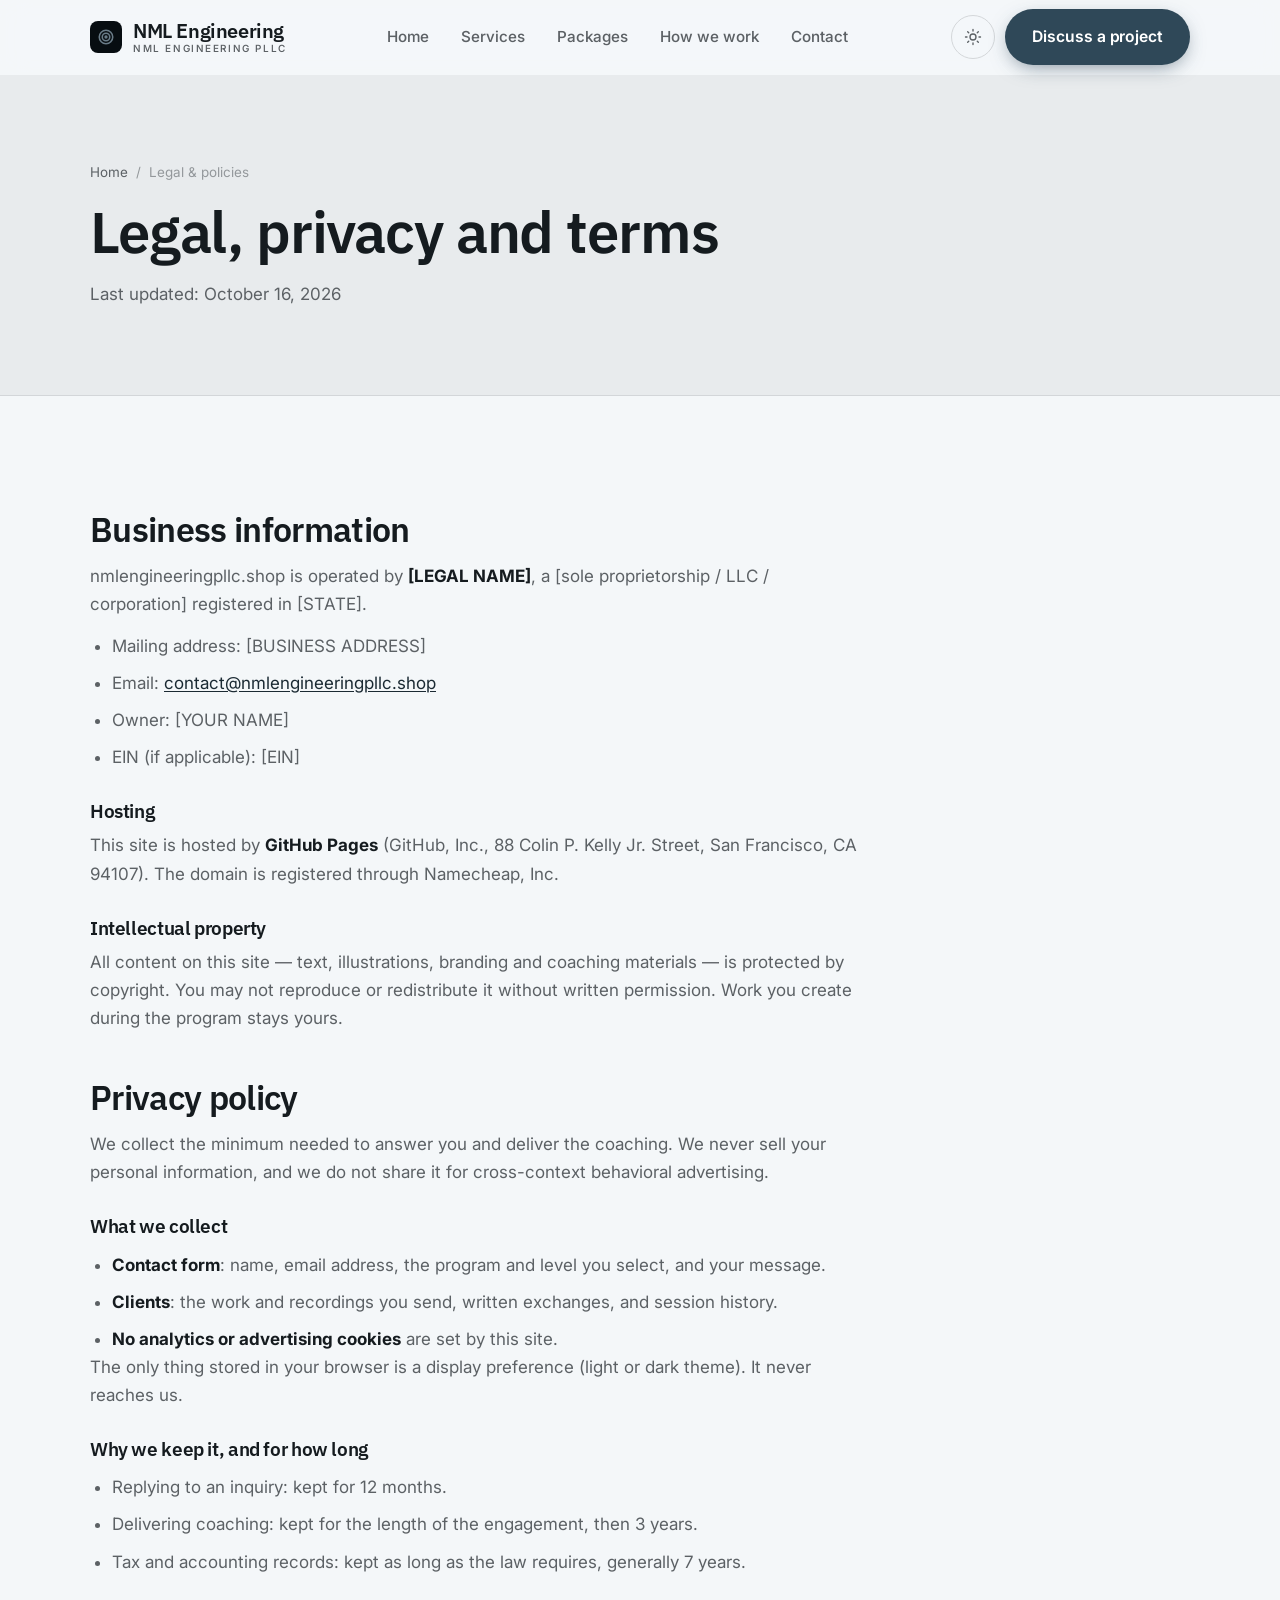
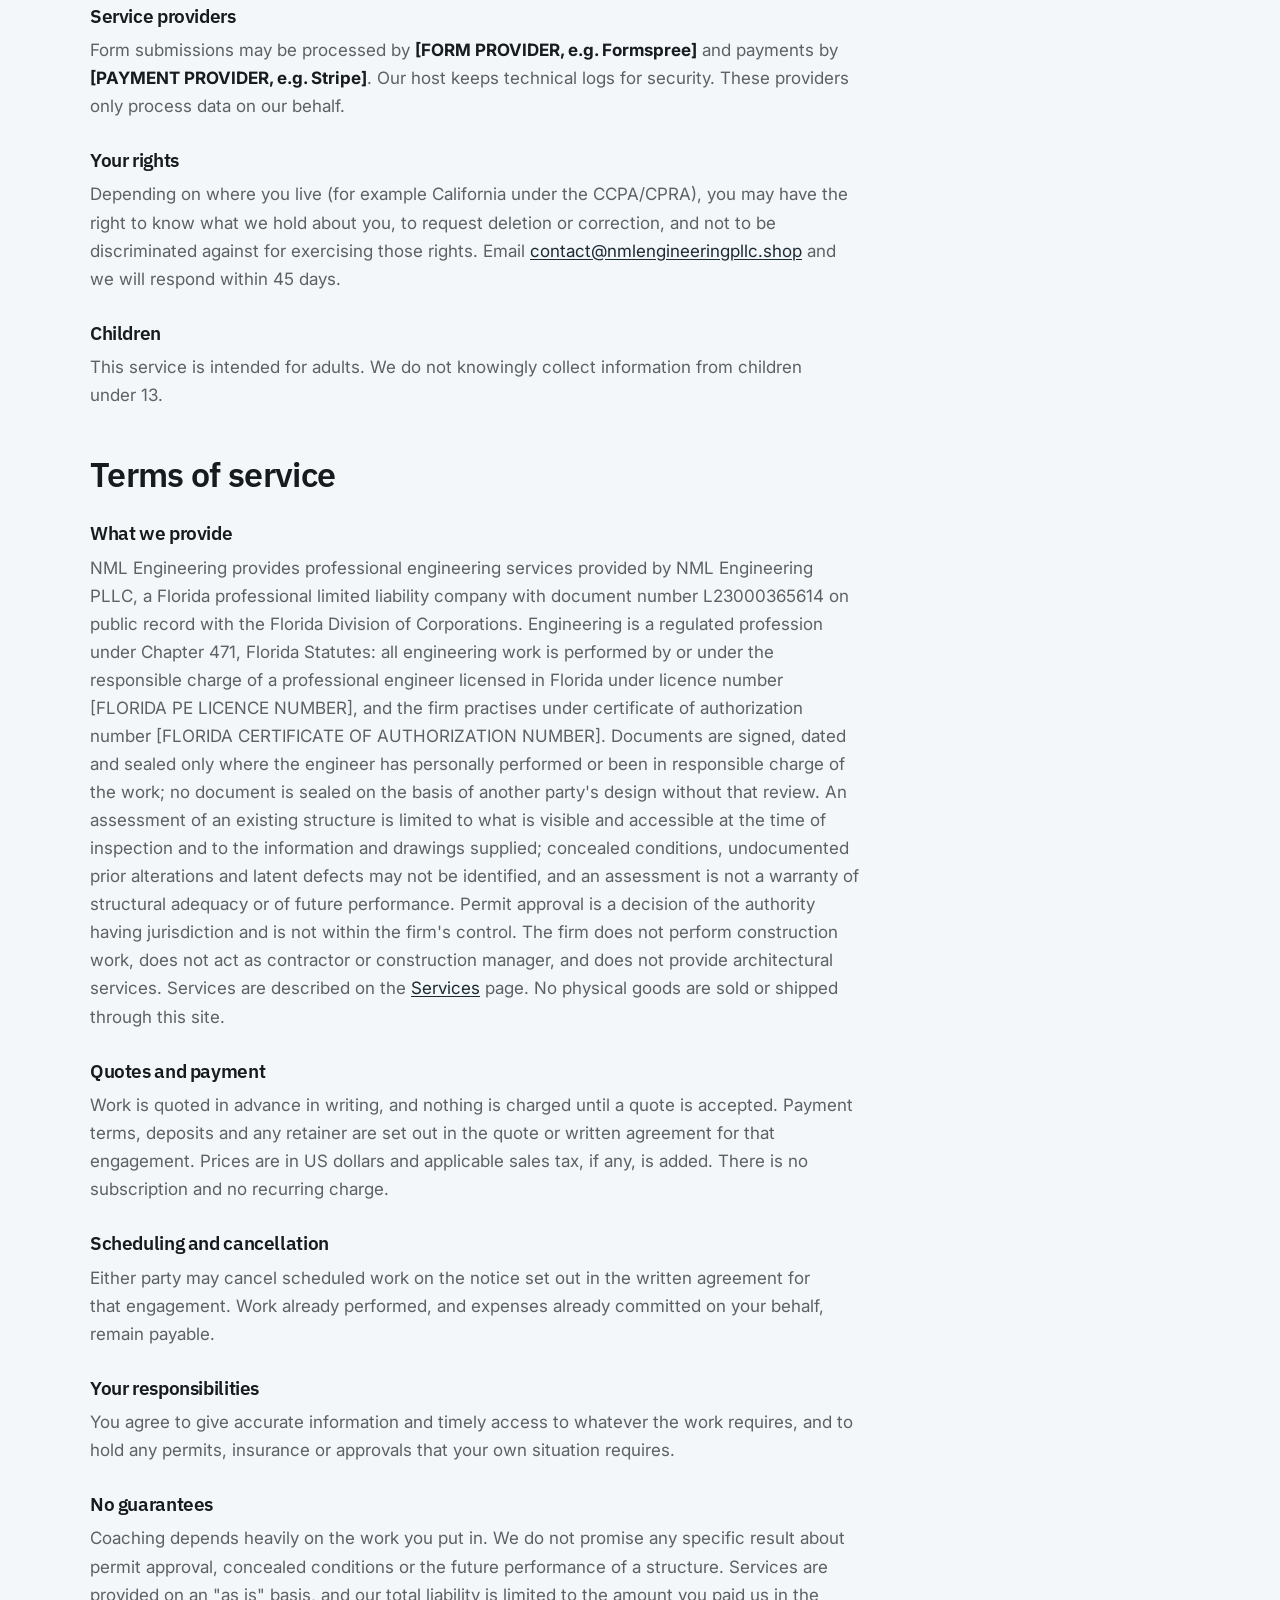
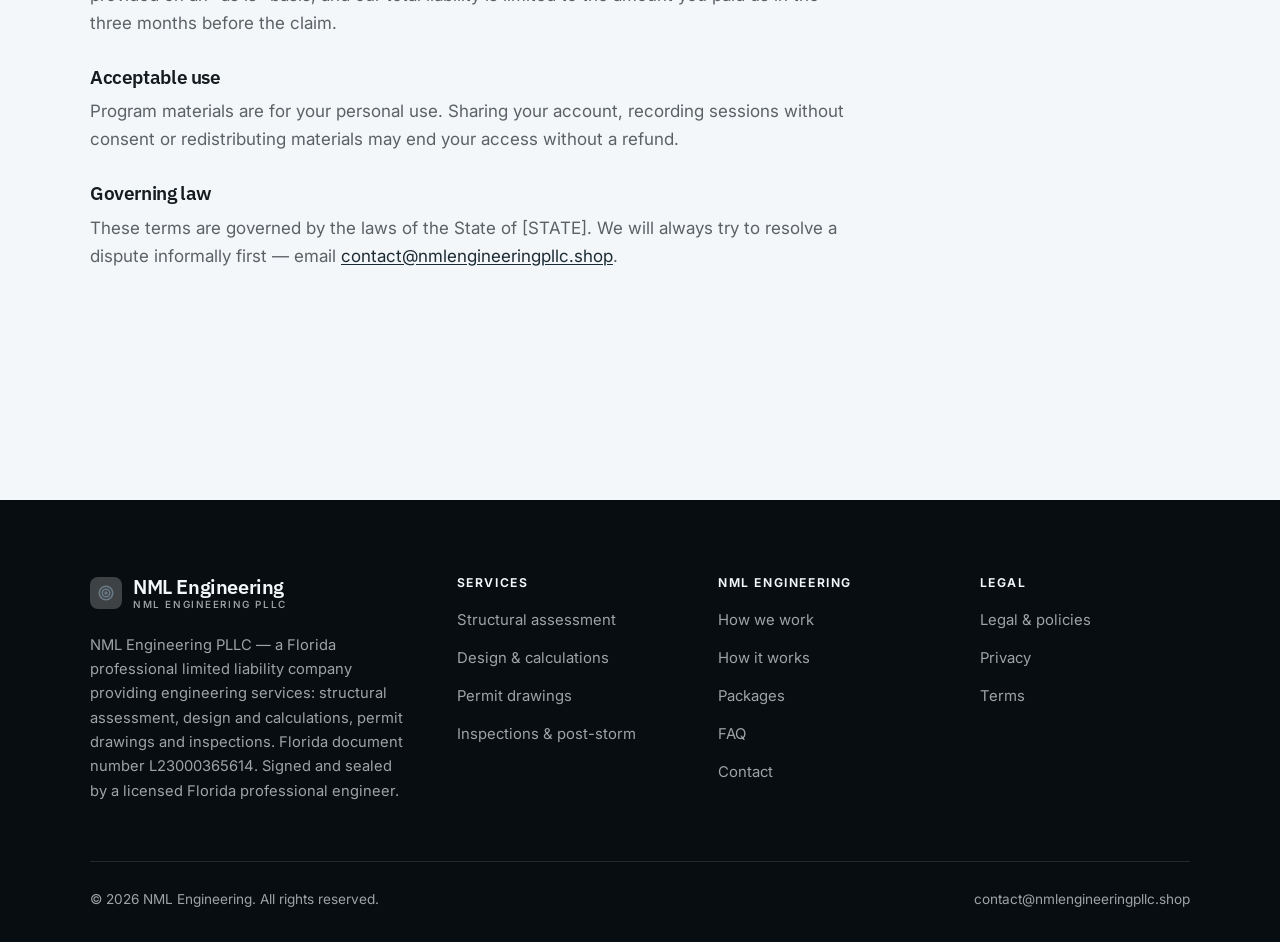
<file: legal.html>
<!DOCTYPE html>
<html lang="en" class="no-js">
<head>
<meta charset="utf-8">
<meta name="viewport" content="width=device-width, initial-scale=1">
<title>Legal, privacy and terms — NML Engineering</title>
<meta name="description" content="Business information, privacy policy and terms of service for NML Engineering.">
<meta name="robots" content="noindex">

<meta property="og:type" content="website">
<meta property="og:url" content="https://nmlengineeringpllc.shop/legal.html">
<meta property="og:site_name" content="NML Engineering">
<meta property="og:locale" content="en_US">
<meta property="og:title" content="Legal, privacy and terms — NML Engineering">
<meta property="og:description" content="Business information, privacy policy and terms of service for NML Engineering.">
<meta name="theme-color" content="#070d11">

<link rel="icon" href="assets/img/favicon.svg" type="image/svg+xml">
<link rel="preconnect" href="https://fonts.googleapis.com">
<link rel="preconnect" href="https://fonts.gstatic.com" crossorigin>
<link rel="stylesheet" href="https://fonts.googleapis.com/css2?family=IBM+Plex+Sans:wght@400;500;600;700&family=Inter:wght@400..700&display=swap">
<link rel="stylesheet" href="assets/css/style.css">

<!-- Thème appliqué avant le premier rendu (évite le flash) -->
<script>
document.documentElement.classList.remove('no-js');
(function(){try{var t=localStorage.getItem('site-theme');if(t){document.documentElement.setAttribute('data-theme',t);}}catch(e){}})();
</script>
</head>

<body>
<a class="skip-link" href="#main">Skip to main content</a>

<header class="site-header">
  <nav class="wrap nav" aria-label="Main navigation">
    <a class="brand" href="index.html">
      <svg class="brand__mark" viewBox="0 0 64 64" aria-hidden="true">
        <rect class="bm-bg" width="64" height="64" rx="16"/>
        <g class="bm-ic" transform="translate(14 14) scale(1.5)" fill="none" stroke-width="2.1" stroke-linecap="round" stroke-linejoin="round"><circle cx="12" cy="12" r="9"/><circle cx="12" cy="12" r="5"/><circle cx="12" cy="12" r="1.2" fill="currentColor"/></g>
      </svg>
      <span>NML Engineering<span class="brand__sub">NML Engineering PLLC</span></span>
    </a>

    <ul class="nav__links" id="nav-links">
      <li><a href="index.html">Home</a></li>
      <li><a href="programs.html">Services</a></li>
      <li><a href="index.html#pricing">Packages</a></li>
      <li><a href="about.html">How we work</a></li>
      <li><a href="contact.html">Contact</a></li>
      <li><a class="btn btn--primary" href="contact.html">Discuss a project</a></li>
    </ul>

    <div class="nav__cta">
      <button class="theme-toggle" type="button" aria-label="Switch to dark theme">
        <svg class="icon-sun" viewBox="0 0 24 24" fill="none" stroke="currentColor" stroke-width="1.8" stroke-linecap="round" aria-hidden="true"><circle cx="12" cy="12" r="4"/><path d="M12 2v2m0 16v2M2 12h2m16 0h2M4.9 4.9l1.4 1.4m11.4 11.4 1.4 1.4M19.1 4.9l-1.4 1.4M6.3 17.7l-1.4 1.4"/></svg>
        <svg class="icon-moon" viewBox="0 0 24 24" fill="none" stroke="currentColor" stroke-width="1.8" stroke-linecap="round" stroke-linejoin="round" aria-hidden="true"><path d="M21 12.8A9 9 0 1 1 11.2 3a7 7 0 0 0 9.8 9.8z"/></svg>
      </button>
      <a class="btn btn--primary" href="contact.html">Discuss a project</a>
      <button class="nav__toggle" type="button" aria-expanded="false" aria-controls="nav-links" aria-label="Open menu">
        <svg class="icon-open" viewBox="0 0 24 24" fill="none" stroke="currentColor" stroke-width="2" stroke-linecap="round" aria-hidden="true"><path d="M3 6h18M3 12h18M3 18h18"/></svg>
        <svg class="icon-close" viewBox="0 0 24 24" fill="none" stroke="currentColor" stroke-width="2" stroke-linecap="round" aria-hidden="true"><path d="M6 6l12 12M18 6L6 18"/></svg>
      </button>
    </div>
  </nav>
</header>

<main id="main">

<section class="page-head">
  <div class="wrap">
    <nav class="breadcrumb" aria-label="Breadcrumb">
      <a href="index.html">Home</a><span>/</span><span aria-current="page">Legal &amp; policies</span>
    </nav>
    <h1>Legal, privacy and terms</h1>
    <p>Last updated: <time datetime="2026-10-16">October 16, 2026</time></p>
  </div>
</section>

<section class="section wrap">
  <div class="prose">

    <!--
      TO DO: this is a skeleton, not legal advice. Replace every [BRACKET] with
      your real details before selling, and have a lawyer review it if you can.
      Consumer protection rules differ by state.
    -->

    <h2 id="business">Business information</h2>
    <p>
      nmlengineeringpllc.shop is operated by <strong>[LEGAL NAME]</strong>, a [sole proprietorship / LLC / corporation]
      registered in [STATE].
    </p>
    <ul>
      <li>Mailing address: [BUSINESS ADDRESS]</li>
      <li>Email: <a href="mailto:contact@nmlengineeringpllc.shop">contact@nmlengineeringpllc.shop</a></li>
      <li>Owner: [YOUR NAME]</li>
      <li>EIN (if applicable): [EIN]</li>
    </ul>

    <h3>Hosting</h3>
    <p>
      This site is hosted by <strong>GitHub Pages</strong> (GitHub, Inc., 88 Colin P. Kelly Jr. Street,
      San Francisco, CA 94107). The domain is registered through Namecheap, Inc.
    </p>

    <h3>Intellectual property</h3>
    <p>
      All content on this site — text, illustrations, branding and coaching materials — is protected by
      copyright. You may not reproduce or redistribute it without written permission. Work you create during
      the program stays yours.
    </p>

    <h2 id="privacy">Privacy policy</h2>
    <p>
      We collect the minimum needed to answer you and deliver the coaching. We never sell your personal
      information, and we do not share it for cross-context behavioral advertising.
    </p>
    <h3>What we collect</h3>
    <ul>
      <li><strong>Contact form</strong>: name, email address, the program and level you select, and your message.</li>
      <li><strong>Clients</strong>: the work and recordings you send, written exchanges, and session history.</li>
      <li><strong>No analytics or advertising cookies</strong> are set by this site.</li>
    </ul>
    <p>
      The only thing stored in your browser is a display preference (light or dark theme). It never reaches us.
    </p>
    <h3>Why we keep it, and for how long</h3>
    <ul>
      <li>Replying to an inquiry: kept for 12 months.</li>
      <li>Delivering coaching: kept for the length of the engagement, then 3 years.</li>
      <li>Tax and accounting records: kept as long as the law requires, generally 7 years.</li>
    </ul>
    <h3>Service providers</h3>
    <p>
      Form submissions may be processed by <strong>[FORM PROVIDER, e.g. Formspree]</strong> and payments by
      <strong>[PAYMENT PROVIDER, e.g. Stripe]</strong>. Our host keeps technical logs for security. These
      providers only process data on our behalf.
    </p>
    <h3>Your rights</h3>
    <p>
      Depending on where you live (for example California under the CCPA/CPRA), you may have the right to
      know what we hold about you, to request deletion or correction, and not to be discriminated against for
      exercising those rights. Email <a href="mailto:contact@nmlengineeringpllc.shop">contact@nmlengineeringpllc.shop</a> and we will respond within 45 days.
    </p>
    <h3>Children</h3>
    <p>
      This service is intended for adults. We do not knowingly collect information from children under 13.
    </p>

    <h2 id="terms">Terms of service</h2>
    <h3>What we provide</h3>
    <p>
      NML Engineering provides professional engineering services provided by NML Engineering PLLC, a Florida professional limited liability company with document number L23000365614 on public record with the Florida Division of Corporations. Engineering is a regulated profession under Chapter 471, Florida Statutes: all engineering work is performed by or under the responsible charge of a professional engineer licensed in Florida under licence number [FLORIDA PE LICENCE NUMBER], and the firm practises under certificate of authorization number [FLORIDA CERTIFICATE OF AUTHORIZATION NUMBER]. Documents are signed, dated and sealed only where the engineer has personally performed or been in responsible charge of the work; no document is sealed on the basis of another party's design without that review. An assessment of an existing structure is limited to what is visible and accessible at the time of inspection and to the information and drawings supplied; concealed conditions, undocumented prior alterations and latent defects may not be identified, and an assessment is not a warranty of structural adequacy or of future performance. Permit approval is a decision of the authority having jurisdiction and is not within the firm's control. The firm does not perform construction work, does not act as contractor or construction manager, and does not provide architectural services. Services are described on the
      <a href="programs.html">Services</a> page. No physical goods are sold or shipped through this site.
    </p>
    <h3>Quotes and payment</h3>
    <p>
      Work is quoted in advance in writing, and nothing is charged until a quote is accepted. Payment terms,
      deposits and any retainer are set out in the quote or written agreement for that engagement. Prices are in
      US dollars and applicable sales tax, if any, is added. There is no subscription and no recurring charge.
    </p>
    <h3>Scheduling and cancellation</h3>
    <p>
      Either party may cancel scheduled work on the notice set out in the written agreement for that engagement.
      Work already performed, and expenses already committed on your behalf, remain payable.
    </p>
    <h3>Your responsibilities</h3>
    <p>
      You agree to give accurate information and timely access to whatever the work requires, and to hold any
      permits, insurance or approvals that your own situation requires.
    </p>

    <h3>No guarantees</h3>
    <p>
      Coaching depends heavily on the work you put in. We do not promise any specific result
      about permit approval, concealed conditions or the future performance of a structure. Services are provided on an "as is" basis, and our total
      liability is limited to the amount you paid us in the three months before the claim.
    </p>
    <h3>Acceptable use</h3>
    <p>
      Program materials are for your personal use. Sharing your account, recording sessions without consent
      or redistributing materials may end your access without a refund.
    </p>
    <h3>Governing law</h3>
    <p>
      These terms are governed by the laws of the State of [STATE]. We will always try to resolve a dispute
      informally first — email <a href="mailto:contact@nmlengineeringpllc.shop">contact@nmlengineeringpllc.shop</a>.
    </p>

  </div>
</section>

</main>

<footer class="site-footer">
  <div class="wrap">
    <div class="footer__grid">
      <div class="footer__brand">
        <a class="brand" href="index.html">
          <svg class="brand__mark" viewBox="0 0 64 64" aria-hidden="true">
        <rect class="bm-bg" width="64" height="64" rx="16"/>
        <g class="bm-ic" transform="translate(14 14) scale(1.5)" fill="none" stroke-width="2.1" stroke-linecap="round" stroke-linejoin="round"><circle cx="12" cy="12" r="9"/><circle cx="12" cy="12" r="5"/><circle cx="12" cy="12" r="1.2" fill="currentColor"/></g>
      </svg>
          <span>NML Engineering<span class="brand__sub">NML Engineering PLLC</span></span>
        </a>
        <p>NML Engineering PLLC — a Florida professional limited liability company providing engineering services: structural assessment, design and calculations, permit drawings and inspections. Florida document number L23000365614. Signed and sealed by a licensed Florida professional engineer.</p>
      </div>

      <div class="footer__col">
        <h4>Services</h4>
        <ul>
          <li><a href="programs.html#assessment">Structural assessment</a></li>
          <li><a href="programs.html#design">Design &amp; calculations</a></li>
          <li><a href="programs.html#permit">Permit drawings</a></li>
          <li><a href="programs.html#inspections">Inspections &amp; post-storm</a></li>
        </ul>
      </div>

      <div class="footer__col">
        <h4>NML Engineering</h4>
        <ul>
          <li><a href="about.html">How we work</a></li>
          <li><a href="index.html#how-it-works">How it works</a></li>
          <li><a href="index.html#pricing">Packages</a></li>
          <li><a href="index.html#faq">FAQ</a></li>
          <li><a href="contact.html">Contact</a></li>
        </ul>
      </div>

      <div class="footer__col">
        <h4>Legal</h4>
        <ul>
          <li><a href="legal.html">Legal &amp; policies</a></li>
          <li><a href="legal.html#privacy">Privacy</a></li>
          <li><a href="legal.html#terms">Terms</a></li>
        </ul>
      </div>
    </div>

    <div class="footer__bottom">
      <p>© <span data-year>2026</span> NML Engineering. All rights reserved.</p>
      <p><a href="mailto:contact@nmlengineeringpllc.shop">contact@nmlengineeringpllc.shop</a></p>
    </div>
  </div>
</footer>

<script src="assets/js/main.js" defer></script>
</body>
</html>
</file>
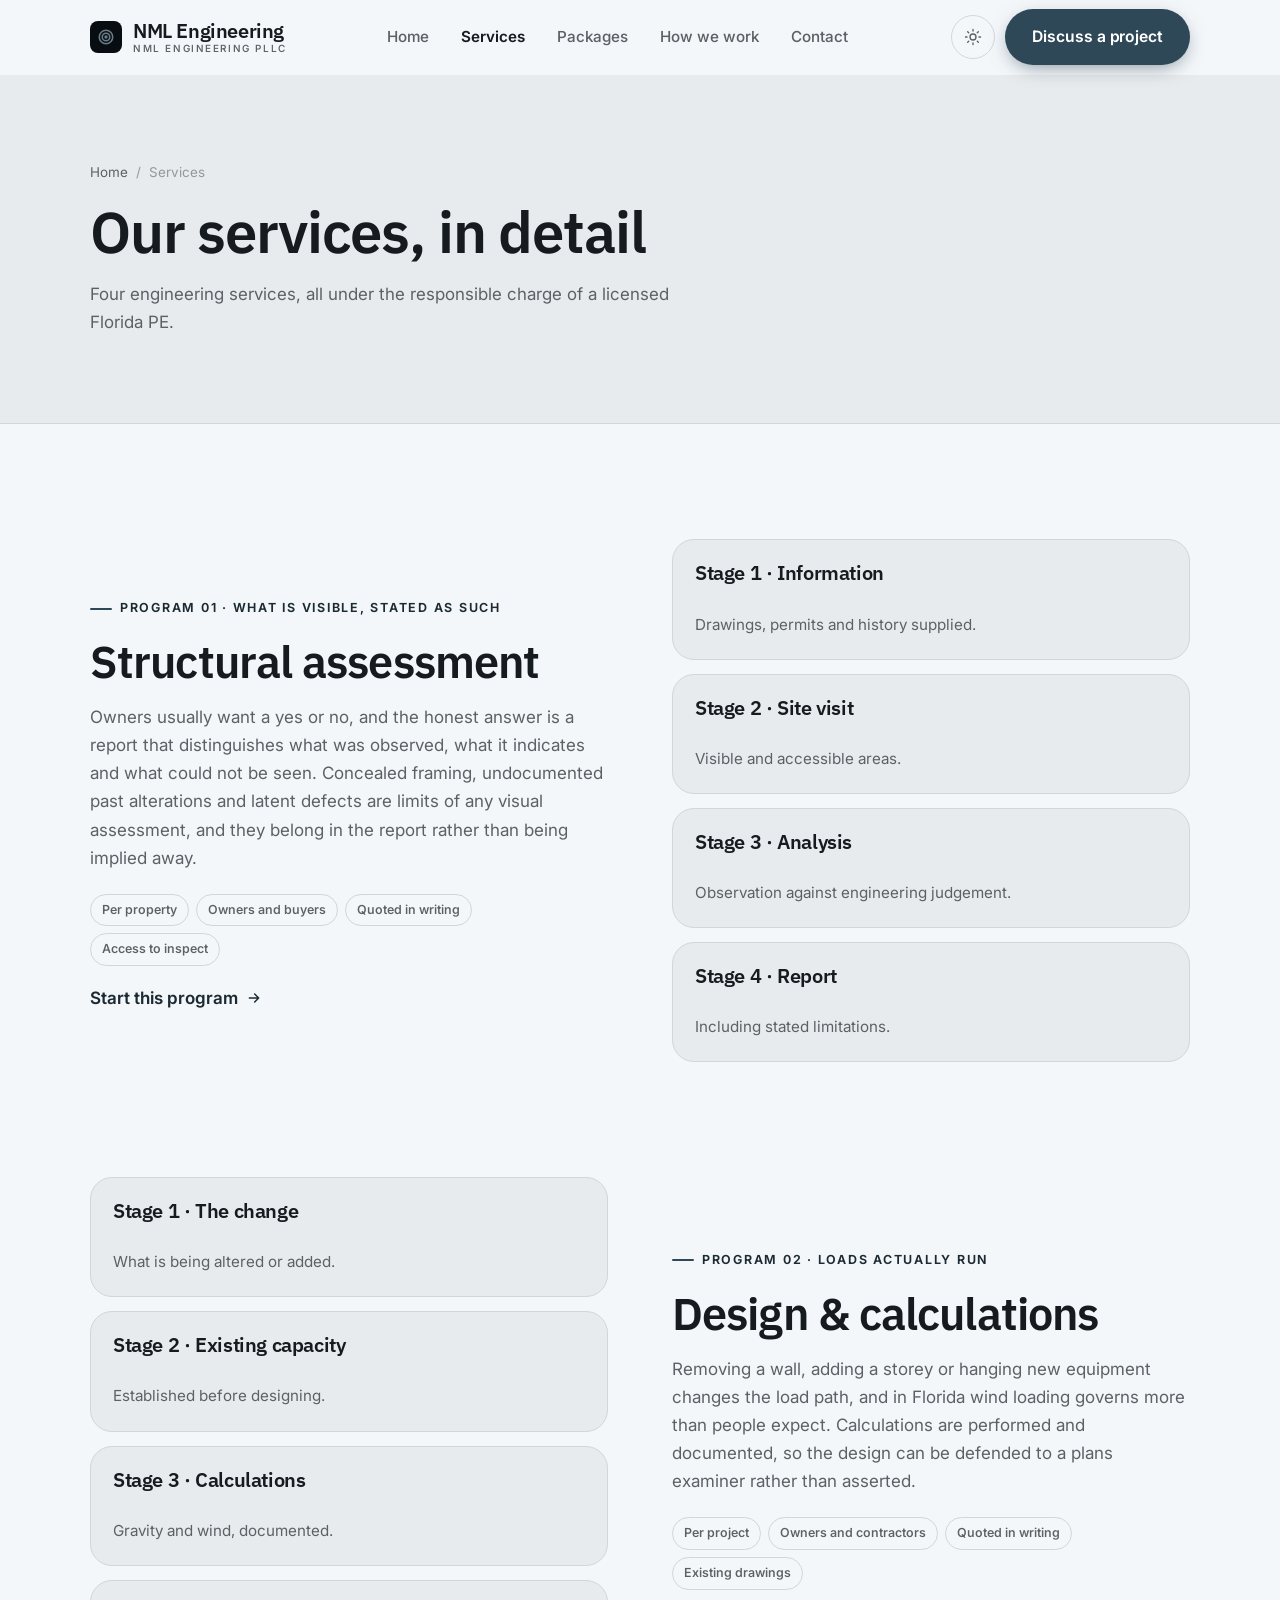
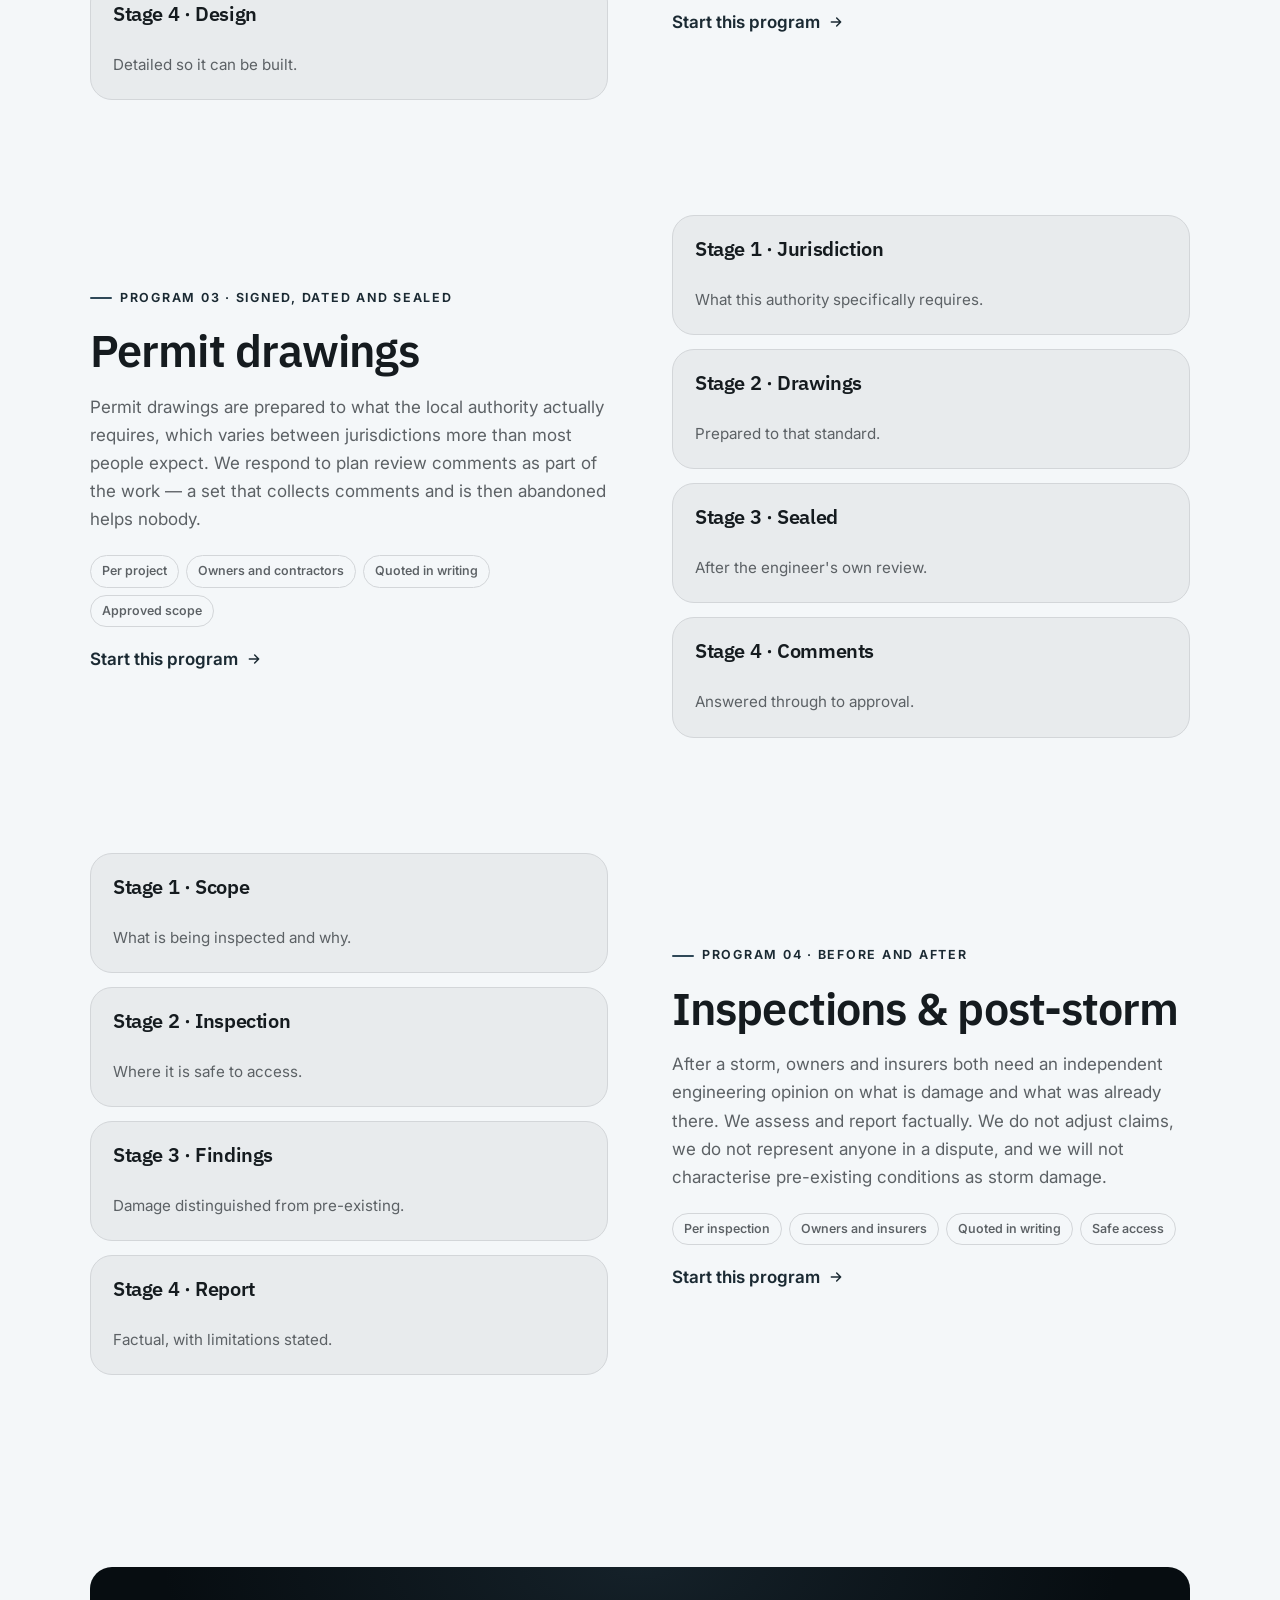
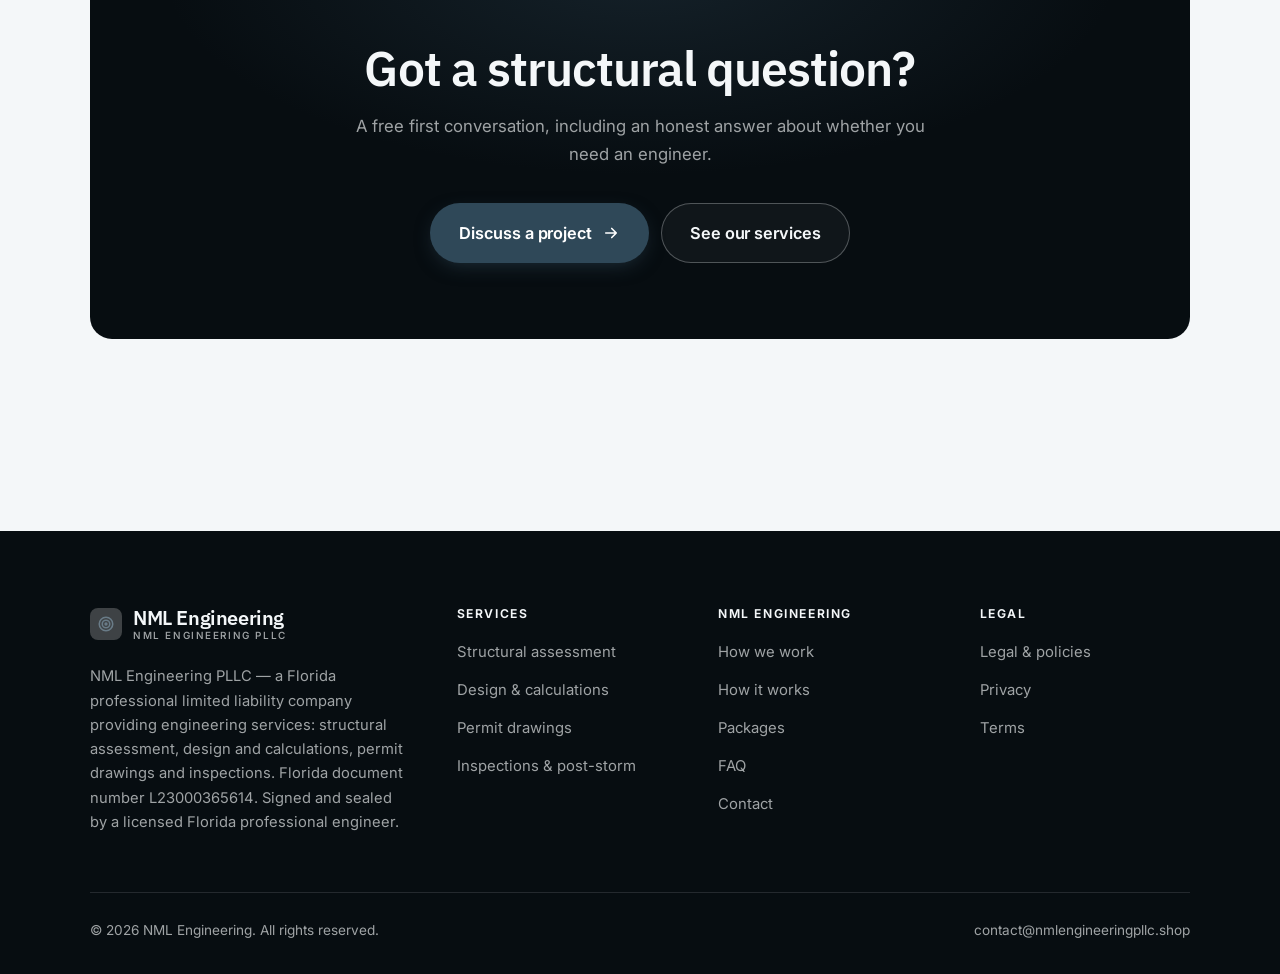
<file: programs.html>
<!DOCTYPE html>
<html lang="en" class="no-js">
<head>
<meta charset="utf-8">
<meta name="viewport" content="width=device-width, initial-scale=1">
<title>Services — NML Engineering</title>
<meta name="description" content="Services of NML Engineering PLLC: structural assessment, design and calculations, permit drawings, and inspections and post-storm assessment.">
<link rel="canonical" href="https://nmlengineeringpllc.shop/programs.html">

<meta property="og:type" content="website">
<meta property="og:url" content="https://nmlengineeringpllc.shop/programs.html">
<meta property="og:site_name" content="NML Engineering">
<meta property="og:locale" content="en_US">
<meta property="og:title" content="Services — NML Engineering">
<meta property="og:description" content="Services of NML Engineering PLLC: structural assessment, design and calculations, permit drawings, and inspections and post-storm assessment.">
<meta name="theme-color" content="#070d11">

<link rel="icon" href="assets/img/favicon.svg" type="image/svg+xml">
<link rel="preconnect" href="https://fonts.googleapis.com">
<link rel="preconnect" href="https://fonts.gstatic.com" crossorigin>
<link rel="stylesheet" href="https://fonts.googleapis.com/css2?family=IBM+Plex+Sans:wght@400;500;600;700&family=Inter:wght@400..700&display=swap">
<link rel="stylesheet" href="assets/css/style.css">

<!-- Thème appliqué avant le premier rendu (évite le flash) -->
<script>
document.documentElement.classList.remove('no-js');
(function(){try{var t=localStorage.getItem('site-theme');if(t){document.documentElement.setAttribute('data-theme',t);}}catch(e){}})();
</script>
</head>

<body>
<a class="skip-link" href="#main">Skip to main content</a>

<header class="site-header">
  <nav class="wrap nav" aria-label="Main navigation">
    <a class="brand" href="index.html">
      <svg class="brand__mark" viewBox="0 0 64 64" aria-hidden="true">
        <rect class="bm-bg" width="64" height="64" rx="16"/>
        <g class="bm-ic" transform="translate(14 14) scale(1.5)" fill="none" stroke-width="2.1" stroke-linecap="round" stroke-linejoin="round"><circle cx="12" cy="12" r="9"/><circle cx="12" cy="12" r="5"/><circle cx="12" cy="12" r="1.2" fill="currentColor"/></g>
      </svg>
      <span>NML Engineering<span class="brand__sub">NML Engineering PLLC</span></span>
    </a>

    <ul class="nav__links" id="nav-links">
      <li><a href="index.html">Home</a></li>
      <li><a href="programs.html" aria-current="page">Services</a></li>
      <li><a href="index.html#pricing">Packages</a></li>
      <li><a href="about.html">How we work</a></li>
      <li><a href="contact.html">Contact</a></li>
      <li><a class="btn btn--primary" href="contact.html">Discuss a project</a></li>
    </ul>

    <div class="nav__cta">
      <button class="theme-toggle" type="button" aria-label="Switch to dark theme">
        <svg class="icon-sun" viewBox="0 0 24 24" fill="none" stroke="currentColor" stroke-width="1.8" stroke-linecap="round" aria-hidden="true"><circle cx="12" cy="12" r="4"/><path d="M12 2v2m0 16v2M2 12h2m16 0h2M4.9 4.9l1.4 1.4m11.4 11.4 1.4 1.4M19.1 4.9l-1.4 1.4M6.3 17.7l-1.4 1.4"/></svg>
        <svg class="icon-moon" viewBox="0 0 24 24" fill="none" stroke="currentColor" stroke-width="1.8" stroke-linecap="round" stroke-linejoin="round" aria-hidden="true"><path d="M21 12.8A9 9 0 1 1 11.2 3a7 7 0 0 0 9.8 9.8z"/></svg>
      </button>
      <a class="btn btn--primary" href="contact.html">Discuss a project</a>
      <button class="nav__toggle" type="button" aria-expanded="false" aria-controls="nav-links" aria-label="Open menu">
        <svg class="icon-open" viewBox="0 0 24 24" fill="none" stroke="currentColor" stroke-width="2" stroke-linecap="round" aria-hidden="true"><path d="M3 6h18M3 12h18M3 18h18"/></svg>
        <svg class="icon-close" viewBox="0 0 24 24" fill="none" stroke="currentColor" stroke-width="2" stroke-linecap="round" aria-hidden="true"><path d="M6 6l12 12M18 6L6 18"/></svg>
      </button>
    </div>
  </nav>
</header>

<main id="main">

<section class="page-head">
  <div class="wrap">
    <nav class="breadcrumb" aria-label="Breadcrumb">
      <a href="index.html">Home</a><span>/</span><span aria-current="page">Services</span>
    </nav>
    <h1>Our services, in detail</h1>
    <p>Four engineering services, all under the responsible charge of a licensed Florida PE.</p>
  </div>
</section>

<section class="section wrap" id="assessment">
  <div class="split reveal">
    <div>
      <span class="eyebrow">Program 01 · What is visible, stated as such</span>
      <h2>Structural assessment</h2>
      <p>Owners usually want a yes or no, and the honest answer is a report that distinguishes what was observed, what it indicates and what could not be seen. Concealed framing, undocumented past alterations and latent defects are limits of any visual assessment, and they belong in the report rather than being implied away.</p>
      <ul class="tags"><li>Per property</li><li>Owners and buyers</li><li>Quoted in writing</li><li>Access to inspect</li></ul>
      <p><a class="arrow-link" href="contact.html">Start this program <svg viewBox="0 0 24 24" fill="none" stroke="currentColor" stroke-width="2.2" stroke-linecap="round" stroke-linejoin="round" aria-hidden="true"><path d="M5 12h14M13 6l6 6-6 6"/></svg></a></p>
    </div>
    <div class="grid grid--2 grid--tight">
      <article class="card card--sm">
        <h3>Stage 1 · Information</h3>
        <p>Drawings, permits and history supplied.</p>
      </article>
      <article class="card card--sm">
        <h3>Stage 2 · Site visit</h3>
        <p>Visible and accessible areas.</p>
      </article>
      <article class="card card--sm">
        <h3>Stage 3 · Analysis</h3>
        <p>Observation against engineering judgement.</p>
      </article>
      <article class="card card--sm">
        <h3>Stage 4 · Report</h3>
        <p>Including stated limitations.</p>
      </article>
    </div>
  </div>
</section>

<section class="section section--flush wrap" id="design">
  <div class="split reveal">
    <div class="grid grid--2 grid--tight">
      <article class="card card--sm">
        <h3>Stage 1 · The change</h3>
        <p>What is being altered or added.</p>
      </article>
      <article class="card card--sm">
        <h3>Stage 2 · Existing capacity</h3>
        <p>Established before designing.</p>
      </article>
      <article class="card card--sm">
        <h3>Stage 3 · Calculations</h3>
        <p>Gravity and wind, documented.</p>
      </article>
      <article class="card card--sm">
        <h3>Stage 4 · Design</h3>
        <p>Detailed so it can be built.</p>
      </article>
    </div>
    <div>
      <span class="eyebrow">Program 02 · Loads actually run</span>
      <h2>Design &amp; calculations</h2>
      <p>Removing a wall, adding a storey or hanging new equipment changes the load path, and in Florida wind loading governs more than people expect. Calculations are performed and documented, so the design can be defended to a plans examiner rather than asserted.</p>
      <ul class="tags"><li>Per project</li><li>Owners and contractors</li><li>Quoted in writing</li><li>Existing drawings</li></ul>
      <p><a class="arrow-link" href="contact.html">Start this program <svg viewBox="0 0 24 24" fill="none" stroke="currentColor" stroke-width="2.2" stroke-linecap="round" stroke-linejoin="round" aria-hidden="true"><path d="M5 12h14M13 6l6 6-6 6"/></svg></a></p>
    </div>
  </div>
</section>

<section class="section section--flush wrap" id="permit">
  <div class="split reveal">
    <div>
      <span class="eyebrow">Program 03 · Signed, dated and sealed</span>
      <h2>Permit drawings</h2>
      <p>Permit drawings are prepared to what the local authority actually requires, which varies between jurisdictions more than most people expect. We respond to plan review comments as part of the work — a set that collects comments and is then abandoned helps nobody.</p>
      <ul class="tags"><li>Per project</li><li>Owners and contractors</li><li>Quoted in writing</li><li>Approved scope</li></ul>
      <p><a class="arrow-link" href="contact.html">Start this program <svg viewBox="0 0 24 24" fill="none" stroke="currentColor" stroke-width="2.2" stroke-linecap="round" stroke-linejoin="round" aria-hidden="true"><path d="M5 12h14M13 6l6 6-6 6"/></svg></a></p>
    </div>
    <div class="grid grid--2 grid--tight">
      <article class="card card--sm">
        <h3>Stage 1 · Jurisdiction</h3>
        <p>What this authority specifically requires.</p>
      </article>
      <article class="card card--sm">
        <h3>Stage 2 · Drawings</h3>
        <p>Prepared to that standard.</p>
      </article>
      <article class="card card--sm">
        <h3>Stage 3 · Sealed</h3>
        <p>After the engineer's own review.</p>
      </article>
      <article class="card card--sm">
        <h3>Stage 4 · Comments</h3>
        <p>Answered through to approval.</p>
      </article>
    </div>
  </div>
</section>

<section class="section section--flush wrap" id="inspections">
  <div class="split reveal">
    <div class="grid grid--2 grid--tight">
      <article class="card card--sm">
        <h3>Stage 1 · Scope</h3>
        <p>What is being inspected and why.</p>
      </article>
      <article class="card card--sm">
        <h3>Stage 2 · Inspection</h3>
        <p>Where it is safe to access.</p>
      </article>
      <article class="card card--sm">
        <h3>Stage 3 · Findings</h3>
        <p>Damage distinguished from pre-existing.</p>
      </article>
      <article class="card card--sm">
        <h3>Stage 4 · Report</h3>
        <p>Factual, with limitations stated.</p>
      </article>
    </div>
    <div>
      <span class="eyebrow">Program 04 · Before and after</span>
      <h2>Inspections &amp; post-storm</h2>
      <p>After a storm, owners and insurers both need an independent engineering opinion on what is damage and what was already there. We assess and report factually. We do not adjust claims, we do not represent anyone in a dispute, and we will not characterise pre-existing conditions as storm damage.</p>
      <ul class="tags"><li>Per inspection</li><li>Owners and insurers</li><li>Quoted in writing</li><li>Safe access</li></ul>
      <p><a class="arrow-link" href="contact.html">Start this program <svg viewBox="0 0 24 24" fill="none" stroke="currentColor" stroke-width="2.2" stroke-linecap="round" stroke-linejoin="round" aria-hidden="true"><path d="M5 12h14M13 6l6 6-6 6"/></svg></a></p>
    </div>
  </div>
</section>

<section class="wrap section--tight">
  <div class="cta-band reveal">
    <h2>Got a structural question?</h2>
    <p>A free first conversation, including an honest answer about whether you need an engineer.</p>
    <div class="hero__actions">
      <a class="btn btn--primary btn--lg" href="contact.html">Discuss a project <svg viewBox="0 0 24 24" fill="none" stroke="currentColor" stroke-width="2.2" stroke-linecap="round" stroke-linejoin="round" aria-hidden="true"><path d="M5 12h14M13 6l6 6-6 6"/></svg></a>
      <a class="btn btn--on-dark btn--lg" href="programs.html">See our services</a>
    </div>
  </div>
</section>

</main>

<footer class="site-footer">
  <div class="wrap">
    <div class="footer__grid">
      <div class="footer__brand">
        <a class="brand" href="index.html">
          <svg class="brand__mark" viewBox="0 0 64 64" aria-hidden="true">
        <rect class="bm-bg" width="64" height="64" rx="16"/>
        <g class="bm-ic" transform="translate(14 14) scale(1.5)" fill="none" stroke-width="2.1" stroke-linecap="round" stroke-linejoin="round"><circle cx="12" cy="12" r="9"/><circle cx="12" cy="12" r="5"/><circle cx="12" cy="12" r="1.2" fill="currentColor"/></g>
      </svg>
          <span>NML Engineering<span class="brand__sub">NML Engineering PLLC</span></span>
        </a>
        <p>NML Engineering PLLC — a Florida professional limited liability company providing engineering services: structural assessment, design and calculations, permit drawings and inspections. Florida document number L23000365614. Signed and sealed by a licensed Florida professional engineer.</p>
      </div>

      <div class="footer__col">
        <h4>Services</h4>
        <ul>
          <li><a href="programs.html#assessment">Structural assessment</a></li>
          <li><a href="programs.html#design">Design &amp; calculations</a></li>
          <li><a href="programs.html#permit">Permit drawings</a></li>
          <li><a href="programs.html#inspections">Inspections &amp; post-storm</a></li>
        </ul>
      </div>

      <div class="footer__col">
        <h4>NML Engineering</h4>
        <ul>
          <li><a href="about.html">How we work</a></li>
          <li><a href="index.html#how-it-works">How it works</a></li>
          <li><a href="index.html#pricing">Packages</a></li>
          <li><a href="index.html#faq">FAQ</a></li>
          <li><a href="contact.html">Contact</a></li>
        </ul>
      </div>

      <div class="footer__col">
        <h4>Legal</h4>
        <ul>
          <li><a href="legal.html">Legal &amp; policies</a></li>
          <li><a href="legal.html#privacy">Privacy</a></li>
          <li><a href="legal.html#terms">Terms</a></li>
        </ul>
      </div>
    </div>

    <div class="footer__bottom">
      <p>© <span data-year>2026</span> NML Engineering. All rights reserved.</p>
      <p><a href="mailto:contact@nmlengineeringpllc.shop">contact@nmlengineeringpllc.shop</a></p>
    </div>
  </div>
</footer>

<script src="assets/js/main.js" defer></script>
</body>
</html>
</file>
<file: assets/css/style.css>
/* NML Engineering — couleurs et polices de la marque.
   Modifier ces valeurs suffit à changer l'identité visuelle de tout le site. */
:root {
  --c-accent:    #2f4858;
  --c-on-accent: #ffffff;
  --c-ink:       #070d11;
  --c-paper:     #f4f7f9;

  --accent-ink-light: color-mix(in srgb, var(--c-accent) 58%, black);
  --accent-on-dark:   color-mix(in srgb, var(--c-accent) 72%, white);

  --font-display: "IBM Plex Sans", system-ui, -apple-system, "Segoe UI", sans-serif;
  --font-body: "Inter", system-ui, -apple-system, "Segoe UI", sans-serif;
  --display-weight: 600;
  --display-tracking: -.02em;
}

/* ==========================================================================
   Feuille de style commune aux sites de coaching
   Les couleurs de marque (--c-accent, --c-on-accent, --c-ink, --c-paper) et
   les polices sont définies juste au-dessus, par site. Tout le reste en dérive.
   ========================================================================== */

/* --------------------------------------------------------------------------
   1. Tokens dérivés
   -------------------------------------------------------------------------- */

:root {
  /* Thème clair */
  --paper:      var(--c-paper);
  --paper-2:    color-mix(in srgb, var(--c-paper) 95%, var(--c-ink));
  --paper-3:    color-mix(in srgb, var(--c-paper) 89%, var(--c-ink));
  --line:       color-mix(in srgb, var(--c-paper) 86%, var(--c-ink));
  --text:       color-mix(in srgb, var(--c-ink) 94%, var(--c-paper));
  --muted:      color-mix(in srgb, var(--c-ink) 64%, var(--c-paper));
  --accent:     var(--c-accent);
  --accent-600: color-mix(in srgb, var(--c-accent) 86%, black);
  --accent-ink: var(--accent-ink-light);
  --on-accent:  var(--c-on-accent);
  --ink:        var(--c-ink);
  --ink-soft:   color-mix(in srgb, var(--c-ink) 90%, white);
  --on-ink:     var(--c-paper);
  --on-ink-mut: color-mix(in srgb, var(--c-paper) 64%, var(--c-ink));
  --brand-bg:   var(--c-ink);

  /* Rayons */
  --r-sm: 8px;
  --r-md: 14px;
  --r-lg: 22px;
  --r-full: 999px;

  /* Ombres */
  --sh-1: 0 1px 2px rgba(0, 0, 0, .05), 0 2px 8px rgba(0, 0, 0, .04);
  --sh-2: 0 2px 4px rgba(0, 0, 0, .05), 0 12px 32px rgba(0, 0, 0, .09);
  --sh-3: 0 4px 8px rgba(0, 0, 0, .06), 0 24px 56px rgba(0, 0, 0, .14);

  /* Rythme */
  --gutter: clamp(16px, 4vw, 40px);
  --maxw: 1180px;
  --section-y: clamp(64px, 9vw, 124px);

  --ease: cubic-bezier(.22, .61, .36, 1);
}

/* Thème sombre — suit le système, sauf si l'utilisateur a choisi « clair » */
@media (prefers-color-scheme: dark) {
  :root:not([data-theme="light"]) {
    --paper:      var(--c-ink);
    --paper-2:    color-mix(in srgb, var(--c-ink) 92%, white);
    --paper-3:    color-mix(in srgb, var(--c-ink) 86%, white);
    --line:       color-mix(in srgb, var(--c-ink) 80%, white);
    --text:       color-mix(in srgb, var(--c-paper) 94%, var(--c-ink));
    --muted:      color-mix(in srgb, var(--c-paper) 66%, var(--c-ink));
    --accent-ink: var(--accent-on-dark);
    --ink:        color-mix(in srgb, var(--c-ink) 72%, black);
    --brand-bg:   color-mix(in srgb, var(--c-ink) 80%, white);
    --sh-1: 0 1px 2px rgba(0, 0, 0, .4), 0 2px 8px rgba(0, 0, 0, .3);
    --sh-2: 0 2px 4px rgba(0, 0, 0, .4), 0 12px 32px rgba(0, 0, 0, .45);
    --sh-3: 0 4px 8px rgba(0, 0, 0, .45), 0 24px 56px rgba(0, 0, 0, .55);
  }
}

/* Thème sombre — choix explicite */
:root[data-theme="dark"] {
  --paper:      var(--c-ink);
  --paper-2:    color-mix(in srgb, var(--c-ink) 92%, white);
  --paper-3:    color-mix(in srgb, var(--c-ink) 86%, white);
  --line:       color-mix(in srgb, var(--c-ink) 80%, white);
  --text:       color-mix(in srgb, var(--c-paper) 94%, var(--c-ink));
  --muted:      color-mix(in srgb, var(--c-paper) 66%, var(--c-ink));
  --accent-ink: var(--accent-on-dark);
  --ink:        color-mix(in srgb, var(--c-ink) 72%, black);
  --brand-bg:   color-mix(in srgb, var(--c-ink) 80%, white);
  --sh-1: 0 1px 2px rgba(0, 0, 0, .4), 0 2px 8px rgba(0, 0, 0, .3);
  --sh-2: 0 2px 4px rgba(0, 0, 0, .4), 0 12px 32px rgba(0, 0, 0, .45);
  --sh-3: 0 4px 8px rgba(0, 0, 0, .45), 0 24px 56px rgba(0, 0, 0, .55);
}

/* --------------------------------------------------------------------------
   2. Reset / base
   -------------------------------------------------------------------------- */

*, *::before, *::after { box-sizing: border-box; }

* { margin: 0; }

html {
  -webkit-text-size-adjust: 100%;
  scroll-behavior: smooth;
  scroll-padding-top: 88px;
}

body {
  background: var(--paper);
  color: var(--text);
  font-family: var(--font-body);
  font-size: 17px;
  line-height: 1.65;
  -webkit-font-smoothing: antialiased;
  text-rendering: optimizeLegibility;
  overflow-x: hidden;
}

img, svg, video { display: block; max-width: 100%; height: auto; }

a { color: inherit; text-decoration: none; }

button, input, textarea, select { font: inherit; color: inherit; }

h1, h2, h3, h4 {
  font-family: var(--font-display);
  font-weight: var(--display-weight);
  line-height: 1.08;
  letter-spacing: var(--display-tracking);
  text-wrap: balance;
}

p { text-wrap: pretty; }

:focus-visible {
  outline: 3px solid var(--accent);
  outline-offset: 3px;
  border-radius: 4px;
}

::selection { background: var(--accent); color: var(--on-accent); }

/* --------------------------------------------------------------------------
   3. Utilitaires de mise en page
   -------------------------------------------------------------------------- */

.wrap {
  width: 100%;
  max-width: var(--maxw);
  margin-inline: auto;
  padding-inline: var(--gutter);
}

.section { padding-block: var(--section-y); }
.section--flush { padding-top: 0; }
.section--tight { padding-block: clamp(48px, 6vw, 80px); }

.skip-link {
  position: absolute;
  left: 12px;
  top: -100px;
  z-index: 200;
  background: var(--accent);
  color: var(--on-accent);
  padding: 12px 20px;
  border-radius: var(--r-sm);
  font-weight: 600;
  transition: top .2s var(--ease);
}
.skip-link:focus { top: 12px; }

.eyebrow {
  display: inline-flex;
  align-items: center;
  gap: 8px;
  font-size: .78rem;
  font-weight: 650;
  letter-spacing: .14em;
  text-transform: uppercase;
  color: var(--accent-ink);
  margin-bottom: 18px;
}
.eyebrow::before {
  content: "";
  width: 22px;
  height: 2px;
  background: var(--accent);
  border-radius: 2px;
}

.section-head { max-width: 62ch; margin-bottom: clamp(36px, 5vw, 60px); }
.section-head h2 { font-size: clamp(2rem, 4.4vw, 3.1rem); }
.section-head p {
  margin-top: 18px;
  color: var(--muted);
  font-size: clamp(1rem, 1.6vw, 1.12rem);
  max-width: 58ch;
}

.section-head--center { margin-inline: auto; text-align: center; }
.section-head--center .eyebrow { justify-content: center; }
.section-head--center p { margin-inline: auto; }

/* --------------------------------------------------------------------------
   4. Boutons
   -------------------------------------------------------------------------- */

.btn {
  display: inline-flex;
  align-items: center;
  justify-content: center;
  gap: 10px;
  padding: 14px 26px;
  border: 1px solid transparent;
  border-radius: var(--r-full);
  font-weight: 620;
  font-size: .98rem;
  letter-spacing: -.005em;
  cursor: pointer;
  white-space: nowrap;
  transition: transform .18s var(--ease), background-color .18s var(--ease),
              border-color .18s var(--ease), box-shadow .18s var(--ease), color .18s var(--ease);
}
.btn:hover { transform: translateY(-2px); }
.btn:active { transform: translateY(0); }

.btn--primary {
  background: var(--accent);
  color: var(--on-accent);
  box-shadow: 0 6px 20px -6px color-mix(in srgb, var(--c-accent) 65%, transparent);
}
.btn--primary:hover {
  background: var(--accent-600);
  box-shadow: 0 12px 28px -8px color-mix(in srgb, var(--c-accent) 70%, transparent);
}

.btn--ghost {
  border-color: var(--line);
  background: transparent;
  color: var(--text);
}
.btn--ghost:hover { border-color: var(--accent); color: var(--accent-ink); }

.btn--on-dark {
  border-color: color-mix(in srgb, var(--c-paper) 28%, transparent);
  color: var(--on-ink);
  background: color-mix(in srgb, var(--c-paper) 4%, transparent);
}
.btn--on-dark:hover {
  border-color: color-mix(in srgb, var(--c-paper) 60%, transparent);
  background: color-mix(in srgb, var(--c-paper) 10%, transparent);
}

.btn--lg { padding: 16px 28px; font-size: 1.02rem; }
.btn--block { width: 100%; }

.btn svg { width: 18px; height: 18px; flex: none; }

@media (max-width: 420px) {
  .btn--lg { padding: 15px 22px; font-size: 1rem; white-space: normal; text-align: center; }
}

/* Lien fléché */
.arrow-link {
  display: inline-flex;
  align-items: center;
  gap: 8px;
  font-weight: 620;
  color: var(--accent-ink);
}
.arrow-link svg { width: 16px; height: 16px; transition: transform .18s var(--ease); }
.arrow-link:hover svg { transform: translateX(4px); }

/* --------------------------------------------------------------------------
   5. En-tête / navigation
   -------------------------------------------------------------------------- */

.site-header {
  position: sticky;
  top: 0;
  z-index: 100;
  background: color-mix(in srgb, var(--paper) 82%, transparent);
  backdrop-filter: saturate(180%) blur(14px);
  -webkit-backdrop-filter: saturate(180%) blur(14px);
  border-bottom: 1px solid transparent;
  transition: border-color .25s var(--ease), background-color .25s var(--ease);
}
.site-header.is-stuck {
  border-bottom-color: var(--line);
  background: color-mix(in srgb, var(--paper) 94%, transparent);
}

.nav {
  display: flex;
  align-items: center;
  justify-content: space-between;
  gap: 24px;
  height: 74px;
}

.brand {
  display: inline-flex;
  align-items: center;
  gap: 11px;
  font-family: var(--font-display);
  font-weight: var(--display-weight);
  font-size: 1.24rem;
  letter-spacing: var(--display-tracking);
  flex: none;
  line-height: 1.1;
}
.brand__mark { width: 32px; height: 32px; flex: none; }
.brand__mark .bm-bg { fill: var(--brand-bg); }
.brand__mark .bm-ic { stroke: var(--accent-on-dark); color: var(--accent-on-dark); }
.brand__sub {
  display: block;
  font-family: var(--font-body);
  font-size: .62rem;
  font-weight: 550;
  letter-spacing: .16em;
  text-transform: uppercase;
  color: var(--muted);
  margin-top: 1px;
}

.nav__links {
  display: flex;
  align-items: center;
  gap: 4px;
  list-style: none;
  padding: 0;
}
.nav__links a {
  display: block;
  padding: 9px 14px;
  border-radius: var(--r-full);
  font-size: .95rem;
  font-weight: 520;
  color: var(--muted);
  transition: color .16s var(--ease), background-color .16s var(--ease);
}
.nav__links a:hover { color: var(--text); background: var(--paper-2); }
.nav__links a[aria-current="page"] { color: var(--text); font-weight: 620; }
.nav__links .btn { display: none; }

.nav__cta { display: flex; align-items: center; gap: 10px; flex: none; }

.nav__toggle {
  display: none;
  width: 44px;
  height: 44px;
  align-items: center;
  justify-content: center;
  background: transparent;
  border: 1px solid var(--line);
  border-radius: var(--r-full);
  cursor: pointer;
}
.nav__toggle svg { width: 20px; height: 20px; }
.nav__toggle .icon-close { display: none; }
.nav__toggle[aria-expanded="true"] .icon-open { display: none; }
.nav__toggle[aria-expanded="true"] .icon-close { display: block; }

@media (max-width: 900px) {
  .nav__links, .nav__cta .btn { display: none; }
  .nav__toggle { display: inline-flex; }

  .nav__links {
    position: fixed;
    inset: 74px 0 auto;
    flex-direction: column;
    align-items: stretch;
    gap: 2px;
    padding: 20px var(--gutter) 32px;
    background: var(--paper);
    border-bottom: 1px solid var(--line);
    box-shadow: var(--sh-2);
  }
  .nav__links.is-open { display: flex; }
  .nav__links a { padding: 14px 4px; font-size: 1.1rem; border-radius: var(--r-sm); }
  .nav__links a.btn { display: inline-flex; margin-top: 14px; padding: 14px 26px; color: var(--on-accent); }
}

@media (max-width: 380px) {
  .brand__sub { display: none; }
}

/* Bouton de thème */
.theme-toggle {
  width: 44px;
  height: 44px;
  display: inline-flex;
  align-items: center;
  justify-content: center;
  background: transparent;
  border: 1px solid var(--line);
  border-radius: var(--r-full);
  cursor: pointer;
  color: var(--muted);
  transition: color .16s var(--ease), border-color .16s var(--ease);
}
.theme-toggle:hover { color: var(--text); border-color: var(--accent); }
.theme-toggle svg { width: 18px; height: 18px; }
.theme-toggle .icon-moon { display: none; }
:root[data-theme="dark"] .theme-toggle .icon-sun { display: none; }
:root[data-theme="dark"] .theme-toggle .icon-moon { display: block; }
@media (prefers-color-scheme: dark) {
  :root:not([data-theme="light"]) .theme-toggle .icon-sun { display: none; }
  :root:not([data-theme="light"]) .theme-toggle .icon-moon { display: block; }
}

/* --------------------------------------------------------------------------
   6. Hero
   -------------------------------------------------------------------------- */

.hero {
  position: relative;
  background: var(--ink);
  color: var(--on-ink);
  overflow: hidden;
  isolation: isolate;
}

/* Halo de couleur + grain léger */
.hero::before {
  content: "";
  position: absolute;
  inset: -30% -10% auto;
  height: 130%;
  background:
    radial-gradient(60% 55% at 78% 18%, color-mix(in srgb, var(--c-accent) 34%, transparent), transparent 62%),
    radial-gradient(48% 44% at 12% 88%, color-mix(in srgb, var(--c-accent) 16%, transparent), transparent 66%);
  z-index: -2;
  pointer-events: none;
}
.hero::after {
  content: "";
  position: absolute;
  inset: 0;
  background-image: url("data:image/svg+xml,%3Csvg xmlns='http://www.w3.org/2000/svg' width='160' height='160'%3E%3Cfilter id='n'%3E%3CfeTurbulence type='fractalNoise' baseFrequency='.85' numOctaves='3'/%3E%3C/filter%3E%3Crect width='160' height='160' filter='url(%23n)' opacity='.28'/%3E%3C/svg%3E");
  opacity: .45;
  mix-blend-mode: overlay;
  z-index: -1;
  pointer-events: none;
}

.hero__inner {
  display: grid;
  grid-template-columns: minmax(0, 1.05fr) minmax(0, .95fr);
  align-items: center;
  gap: clamp(32px, 5vw, 72px);
  padding-block: clamp(56px, 8vw, 110px);
}

.hero h1 {
  font-size: clamp(2.5rem, 6vw, 4.6rem);
  letter-spacing: calc(var(--display-tracking) * 1.4);
}
.hero h1 em {
  font-style: normal;
  color: var(--accent-on-dark);
  text-decoration: underline;
  text-decoration-color: color-mix(in srgb, var(--c-accent) 45%, transparent);
  text-decoration-thickness: .1em;
  text-underline-offset: .14em;
  text-decoration-skip-ink: none;
}

.hero__lede {
  margin-top: 22px;
  font-size: clamp(1.04rem, 1.9vw, 1.2rem);
  color: var(--on-ink-mut);
  max-width: 50ch;
}

.hero__actions {
  display: flex;
  flex-wrap: wrap;
  gap: 12px;
  margin-top: 34px;
}

.hero__eyebrow { color: var(--accent-on-dark); }
.hero__eyebrow::before { background: var(--accent-on-dark); }

/* Faits sur l'offre */
.hero__proof {
  display: grid;
  grid-template-columns: repeat(4, minmax(0, 1fr));
  gap: clamp(18px, 3vw, 32px);
  margin-top: 44px;
  padding: 26px 0 0;
  border-top: 1px solid color-mix(in srgb, var(--c-paper) 14%, transparent);
  list-style: none;
}
.stat__num {
  display: block;
  font-family: var(--font-display);
  font-size: clamp(1.5rem, 2.6vw, 2.05rem);
  font-weight: var(--display-weight);
  line-height: 1;
  letter-spacing: var(--display-tracking);
  white-space: nowrap;
}
.stat__label {
  display: block;
  margin-top: 7px;
  font-size: .82rem;
  line-height: 1.4;
  color: var(--on-ink-mut);
}

.hero__art svg { width: 100%; height: auto; border-radius: var(--r-lg); box-shadow: var(--sh-3); }

@media (max-width: 880px) {
  .hero__inner { grid-template-columns: 1fr; }
  .hero__art { order: -1; max-width: 560px; }
}
@media (max-width: 540px) {
  .hero__proof { grid-template-columns: repeat(2, minmax(0, 1fr)); }
}

/* --------------------------------------------------------------------------
   7. Bandeau défilant
   -------------------------------------------------------------------------- */

.marquee {
  background: var(--ink-soft);
  color: var(--on-ink-mut);
  border-top: 1px solid color-mix(in srgb, var(--c-paper) 8%, transparent);
  padding-block: 18px;
  overflow: hidden;
  white-space: nowrap;
  mask-image: linear-gradient(90deg, transparent, #000 8%, #000 92%, transparent);
  -webkit-mask-image: linear-gradient(90deg, transparent, #000 8%, #000 92%, transparent);
}
.marquee__track {
  display: inline-flex;
  gap: 42px;
  align-items: center;
  animation: marquee 38s linear infinite;
  font-size: .86rem;
  letter-spacing: .12em;
  text-transform: uppercase;
  font-weight: 560;
}
.marquee__track span { display: inline-flex; align-items: center; gap: 42px; }
.marquee__track span::after {
  content: "";
  width: 5px; height: 5px;
  border-radius: 50%;
  background: var(--accent);
  opacity: .8;
}
@keyframes marquee { to { transform: translateX(-50%); } }

/* --------------------------------------------------------------------------
   8. Grilles de cartes
   -------------------------------------------------------------------------- */

.grid {
  display: grid;
  gap: clamp(16px, 2.2vw, 26px);
}
.grid--2 { grid-template-columns: repeat(auto-fit, minmax(min(100%, 260px), 1fr)); }
.grid--3 { grid-template-columns: repeat(auto-fit, minmax(min(100%, 270px), 1fr)); }
.grid--4 { grid-template-columns: repeat(auto-fit, minmax(min(100%, 230px), 1fr)); }
.grid--tight { gap: 14px; }

.card {
  position: relative;
  display: flex;
  flex-direction: column;
  padding: 28px;
  background: var(--paper-2);
  border: 1px solid var(--line);
  border-radius: var(--r-lg);
  transition: transform .22s var(--ease), box-shadow .22s var(--ease), border-color .22s var(--ease);
}
a.card:hover, .card--lift:hover {
  transform: translateY(-5px);
  box-shadow: var(--sh-2);
  border-color: color-mix(in srgb, var(--c-accent) 45%, var(--line));
}
.card--sm { padding: 22px; }
.card--sm h3 { font-size: 1rem; }
.card__icon {
  width: 52px;
  height: 52px;
  display: grid;
  place-items: center;
  border-radius: var(--r-md);
  background: color-mix(in srgb, var(--c-accent) 15%, transparent);
  color: var(--accent-ink);
  margin-bottom: 20px;
}
.card__icon svg { width: 26px; height: 26px; }
.card h3 { font-size: 1.22rem; margin-bottom: 10px; }
.card p { color: var(--muted); font-size: .95rem; }
.card .arrow-link { margin-top: auto; padding-top: 18px; font-size: .92rem; }

.tags {
  list-style: none;
  padding: 0;
  margin: 18px 0 0;
  display: flex;
  flex-wrap: wrap;
  gap: 7px;
}
.tags li {
  font-size: .78rem;
  font-weight: 560;
  padding: 5px 11px;
  border-radius: var(--r-full);
  background: var(--paper);
  border: 1px solid var(--line);
  color: var(--muted);
}

/* --------------------------------------------------------------------------
   9. Méthode (étapes)
   -------------------------------------------------------------------------- */

.steps { counter-reset: step; }
.step {
  position: relative;
  padding: 30px 26px 26px;
  background: var(--paper);
  border: 1px solid var(--line);
  border-radius: var(--r-lg);
}
.step::before {
  counter-increment: step;
  content: "0" counter(step);
  display: block;
  font-family: var(--font-display);
  font-size: 2.6rem;
  font-weight: var(--display-weight);
  line-height: 1;
  letter-spacing: var(--display-tracking);
  color: color-mix(in srgb, var(--c-accent) 55%, var(--paper));
  margin-bottom: 16px;
}
.step h3 { font-size: 1.12rem; margin-bottom: 9px; }
.step p { color: var(--muted); font-size: .93rem; }

/* --------------------------------------------------------------------------
   10. Tarifs
   -------------------------------------------------------------------------- */

.plans { align-items: start; }

.plan {
  display: flex;
  flex-direction: column;
  padding: 32px 28px;
  background: var(--paper);
  border: 1px solid var(--line);
  border-radius: var(--r-lg);
  height: 100%;
  position: relative;
}
.plan--featured {
  background: var(--ink);
  color: var(--on-ink);
  border-color: var(--ink);
  box-shadow: var(--sh-3);
}
.plan--featured .plan__desc,
.plan--featured .plan__period,
.plan--featured .plan__features li { color: var(--on-ink-mut); }
.plan--featured .plan__features li::before { color: var(--accent-on-dark); }

.plan__tag {
  position: absolute;
  top: 18px;
  right: 18px;
  font-size: .7rem;
  font-weight: 680;
  letter-spacing: .1em;
  text-transform: uppercase;
  padding: 5px 12px;
  border-radius: var(--r-full);
  background: var(--accent);
  color: var(--on-accent);
}

.plan h3 { font-size: 1.3rem; }
.plan--featured h3 { padding-right: 120px; }
.plan__desc { margin-top: 8px; color: var(--muted); font-size: .92rem; min-height: 2.8em; }

.plan__price {
  display: flex;
  align-items: baseline;
  gap: 6px;
  margin: 22px 0 4px;
  font-family: var(--font-display);
  font-size: clamp(2.2rem, 4vw, 2.9rem);
  font-weight: var(--display-weight);
  letter-spacing: var(--display-tracking);
  line-height: 1;
}
.plan__period { font-family: var(--font-body); font-size: .9rem; font-weight: 450; color: var(--muted); letter-spacing: 0; }

.plan__features {
  list-style: none;
  padding: 0;
  margin: 24px 0 28px;
  display: grid;
  gap: 11px;
  flex: 1;
}
.plan__features li {
  display: grid;
  grid-template-columns: 20px 1fr;
  gap: 10px;
  font-size: .93rem;
  color: var(--muted);
  align-items: start;
}
.plan__features li::before {
  content: "✓";
  color: var(--accent-ink);
  font-weight: 700;
  line-height: 1.5;
}

.plans-note { text-align: center; margin-top: 26px; font-size: .88rem; color: var(--muted); }

/* --------------------------------------------------------------------------
   11. Bloc split (texte + illustration)
   -------------------------------------------------------------------------- */

.split {
  display: grid;
  grid-template-columns: repeat(auto-fit, minmax(min(100%, 340px), 1fr));
  gap: clamp(32px, 5vw, 68px);
  align-items: center;
}
.split--top { align-items: start; }
.split__art svg { width: 100%; border-radius: var(--r-lg); box-shadow: var(--sh-2); }
.split h2 { font-size: clamp(1.9rem, 4vw, 2.8rem); }
.split p { margin-top: 18px; color: var(--muted); }
.split .tags { margin-top: 22px; }

/* --------------------------------------------------------------------------
   12. FAQ
   -------------------------------------------------------------------------- */

.faq { max-width: 780px; margin-inline: auto; }
.faq details {
  border-bottom: 1px solid var(--line);
  padding: 4px 0;
}
.faq summary {
  display: flex;
  align-items: center;
  justify-content: space-between;
  gap: 20px;
  padding: 22px 4px;
  cursor: pointer;
  list-style: none;
  font-family: var(--font-display);
  font-size: 1.08rem;
  font-weight: var(--display-weight);
  letter-spacing: var(--display-tracking);
}
.faq summary::-webkit-details-marker { display: none; }
.faq summary::after {
  content: "";
  flex: none;
  width: 13px;
  height: 13px;
  border-right: 2px solid var(--muted);
  border-bottom: 2px solid var(--muted);
  transform: rotate(45deg) translate(-3px, -3px);
  transition: transform .2s var(--ease), border-color .2s var(--ease);
}
.faq details[open] summary::after {
  transform: rotate(225deg) translate(-3px, -3px);
  border-color: var(--accent);
}
.faq details p { padding: 0 4px 24px; color: var(--muted); max-width: 66ch; }

/* --------------------------------------------------------------------------
   13. Bandeau d'appel à l'action
   -------------------------------------------------------------------------- */

.cta-band {
  position: relative;
  background: var(--ink);
  color: var(--on-ink);
  border-radius: var(--r-lg);
  padding: clamp(40px, 6vw, 76px) clamp(24px, 5vw, 64px);
  overflow: hidden;
  isolation: isolate;
  text-align: center;
}
.cta-band::before {
  content: "";
  position: absolute;
  inset: 0;
  background: radial-gradient(70% 90% at 50% 0%, color-mix(in srgb, var(--c-accent) 34%, transparent), transparent 62%);
  z-index: -1;
}
.cta-band h2 { font-size: clamp(1.9rem, 4.4vw, 3rem); }
.cta-band p {
  margin: 18px auto 0;
  max-width: 52ch;
  color: var(--on-ink-mut);
  font-size: 1.05rem;
}
.cta-band .hero__actions { justify-content: center; }

/* --------------------------------------------------------------------------
   14. Formulaire
   -------------------------------------------------------------------------- */

.form-layout {
  display: grid;
  grid-template-columns: minmax(0, 1fr) minmax(0, 420px);
  gap: clamp(32px, 5vw, 64px);
  align-items: start;
}
@media (max-width: 880px) { .form-layout { grid-template-columns: 1fr; } }

.form {
  display: grid;
  gap: 18px;
  padding: clamp(22px, 3.5vw, 36px);
  background: var(--paper-2);
  border: 1px solid var(--line);
  border-radius: var(--r-lg);
}
.form__row { display: grid; grid-template-columns: repeat(auto-fit, minmax(min(100%, 200px), 1fr)); gap: 18px; }

.field { display: grid; gap: 7px; }
.field label { font-size: .88rem; font-weight: 600; }
.field label .req { color: var(--accent-ink); }
.field input, .field textarea, .field select {
  width: 100%;
  padding: 13px 15px;
  background: var(--paper);
  border: 1px solid var(--line);
  border-radius: var(--r-md);
  font-size: .97rem;
  transition: border-color .16s var(--ease), box-shadow .16s var(--ease);
}
.field input:focus, .field textarea:focus, .field select:focus {
  outline: none;
  border-color: var(--accent);
  box-shadow: 0 0 0 3px color-mix(in srgb, var(--c-accent) 24%, transparent);
}
.field textarea { resize: vertical; min-height: 130px; }
.field__hint { font-size: .8rem; color: var(--muted); }

.form__status { font-size: .9rem; font-weight: 600; min-height: 1.4em; }
.form__note { font-size: .82rem; color: var(--muted); }
.form__note a { color: var(--accent-ink); text-decoration: underline; text-underline-offset: 2px; }

.contact-aside { display: grid; gap: 14px; }
.contact-card {
  display: flex;
  gap: 14px;
  padding: 20px 22px;
  background: var(--paper);
  border: 1px solid var(--line);
  border-radius: var(--r-md);
}
.contact-card--soft { background: var(--paper-2); }
.contact-card svg { width: 22px; height: 22px; flex: none; color: var(--accent-ink); margin-top: 3px; }
.contact-card b { display: block; font-size: .95rem; font-weight: 620; }
.contact-card span, .contact-card a { display: block; font-size: .9rem; color: var(--muted); }
.contact-card a:hover { color: var(--accent-ink); }

/* --------------------------------------------------------------------------
   15. Page interne — en-tête
   -------------------------------------------------------------------------- */

.page-head {
  background: var(--paper-2);
  border-bottom: 1px solid var(--line);
  padding-block: clamp(48px, 7vw, 86px);
}
.page-head h1 { font-size: clamp(2.2rem, 5.4vw, 3.6rem); max-width: 20ch; }
.page-head p { margin-top: 18px; color: var(--muted); max-width: 58ch; font-size: 1.06rem; }

.breadcrumb {
  display: flex;
  gap: 8px;
  align-items: center;
  font-size: .84rem;
  color: var(--muted);
  margin-bottom: 18px;
}
.breadcrumb a:hover { color: var(--accent-ink); }
.breadcrumb span { opacity: .6; }

/* --------------------------------------------------------------------------
   16. Pied de page
   -------------------------------------------------------------------------- */

.site-footer {
  background: var(--ink);
  color: var(--on-ink-mut);
  padding-block: clamp(48px, 6vw, 76px) 32px;
  margin-top: var(--section-y);
}
.site-footer .brand { color: var(--on-ink); }
.site-footer .brand__mark .bm-bg { fill: color-mix(in srgb, var(--c-ink) 78%, white); }
.site-footer .brand__sub { color: var(--on-ink-mut); }

.footer__grid {
  display: grid;
  grid-template-columns: minmax(0, 1.5fr) repeat(auto-fit, minmax(150px, 1fr));
  gap: clamp(28px, 4vw, 56px);
}
@media (max-width: 720px) { .footer__grid { grid-template-columns: 1fr 1fr; } .footer__brand { grid-column: 1 / -1; } }

.footer__brand p { margin-top: 16px; font-size: .92rem; max-width: 36ch; }
.footer__col h4 {
  font-family: var(--font-body);
  font-size: .76rem;
  font-weight: 650;
  letter-spacing: .13em;
  text-transform: uppercase;
  color: var(--on-ink);
  margin-bottom: 16px;
}
.footer__col ul { list-style: none; padding: 0; display: grid; gap: 10px; }
.footer__col a { font-size: .93rem; transition: color .16s var(--ease); }
.footer__col a:hover { color: var(--accent-on-dark); }

.footer__bottom {
  display: flex;
  flex-wrap: wrap;
  justify-content: space-between;
  gap: 14px;
  margin-top: clamp(36px, 5vw, 58px);
  padding-top: 26px;
  border-top: 1px solid color-mix(in srgb, var(--c-paper) 12%, transparent);
  font-size: .85rem;
}
.footer__bottom a:hover { color: var(--accent-on-dark); }

/* --------------------------------------------------------------------------
   17. Page 404
   -------------------------------------------------------------------------- */

.notfound {
  min-height: 62vh;
  display: grid;
  place-items: center;
  text-align: center;
  padding-block: var(--section-y);
}
.notfound__code {
  font-family: var(--font-display);
  font-size: clamp(5rem, 18vw, 11rem);
  font-weight: var(--display-weight);
  line-height: .9;
  letter-spacing: -.05em;
  color: color-mix(in srgb, var(--c-accent) 45%, var(--paper));
}
.notfound h1 { font-size: clamp(1.8rem, 4.4vw, 2.8rem); margin-top: 12px; }
.notfound p { color: var(--muted); max-width: 46ch; margin: 18px auto 0; }
.notfound .hero__actions { justify-content: center; }

/* --------------------------------------------------------------------------
   18. Contenu légal
   -------------------------------------------------------------------------- */

.prose { max-width: 70ch; }
.prose h2 { font-size: clamp(1.6rem, 3vw, 2.1rem); margin-top: 48px; margin-bottom: 14px; }
.prose h2:first-child { margin-top: 0; }
.prose h3 { font-size: 1.18rem; margin-top: 30px; margin-bottom: 10px; }
.prose p, .prose li { color: var(--muted); }
.prose p + p { margin-top: 16px; }
.prose ul { margin-top: 14px; padding-left: 22px; display: grid; gap: 9px; }
.prose a { color: var(--accent-ink); text-decoration: underline; text-underline-offset: 2px; }
.prose strong { color: var(--text); }

/* --------------------------------------------------------------------------
   19. Animations d'apparition
   -------------------------------------------------------------------------- */

.reveal {
  opacity: 0;
  transform: translateY(22px);
  transition: opacity .7s var(--ease), transform .7s var(--ease);
}
.reveal.is-in { opacity: 1; transform: none; }

.reveal-group > * {
  opacity: 0;
  transform: translateY(22px);
  transition: opacity .6s var(--ease), transform .6s var(--ease);
  transition-delay: calc(var(--i, 0) * 80ms);
}
.reveal-group.is-in > * { opacity: 1; transform: none; }

/* Sans JavaScript, tout reste visible */
.no-js .reveal, .no-js .reveal-group > * { opacity: 1; transform: none; }

@media (prefers-reduced-motion: reduce) {
  html { scroll-behavior: auto; }
  *, *::before, *::after {
    animation-duration: .001ms !important;
    animation-iteration-count: 1 !important;
    transition-duration: .001ms !important;
  }
  .reveal, .reveal-group > * { opacity: 1; transform: none; }
}

/* --------------------------------------------------------------------------
   20. Divers
   -------------------------------------------------------------------------- */

.visually-hidden {
  position: absolute;
  width: 1px; height: 1px;
  padding: 0; margin: -1px;
  overflow: hidden;
  clip: rect(0 0 0 0);
  white-space: nowrap;
  border: 0;
}
</file>
